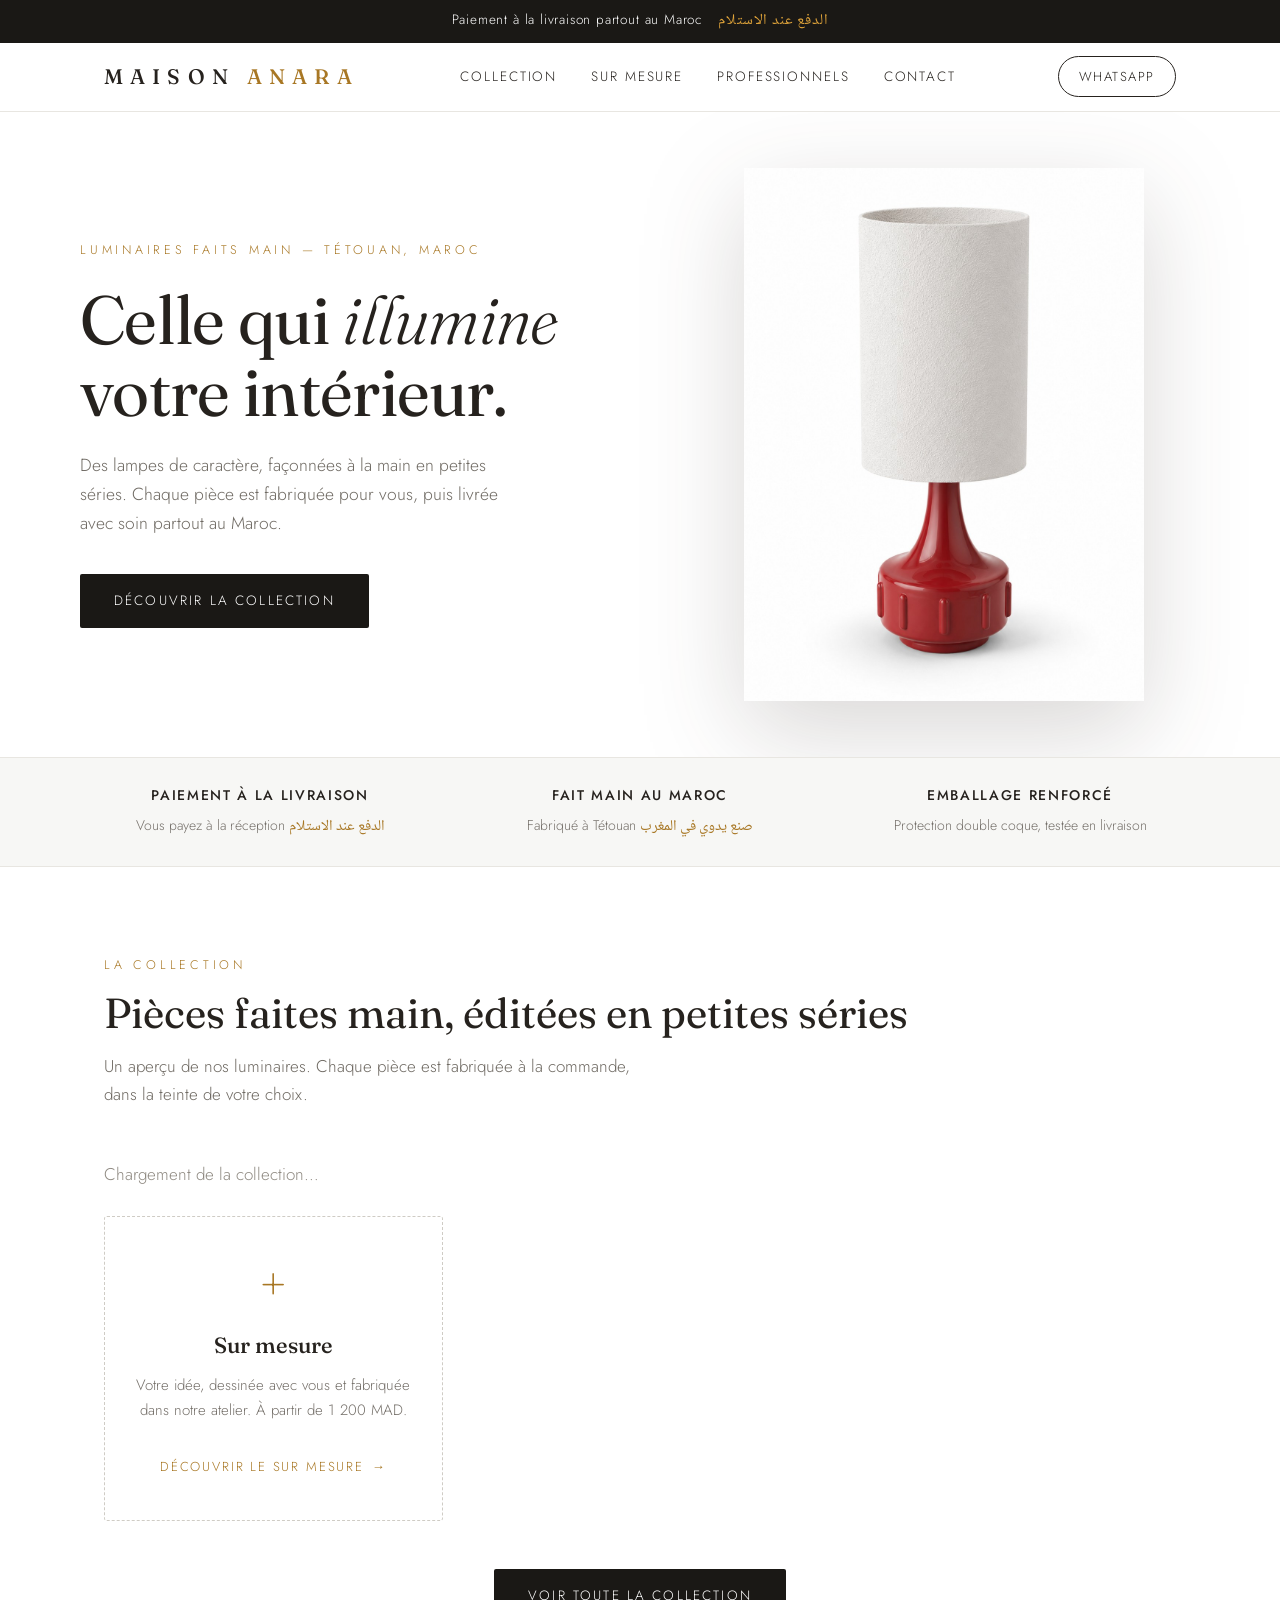
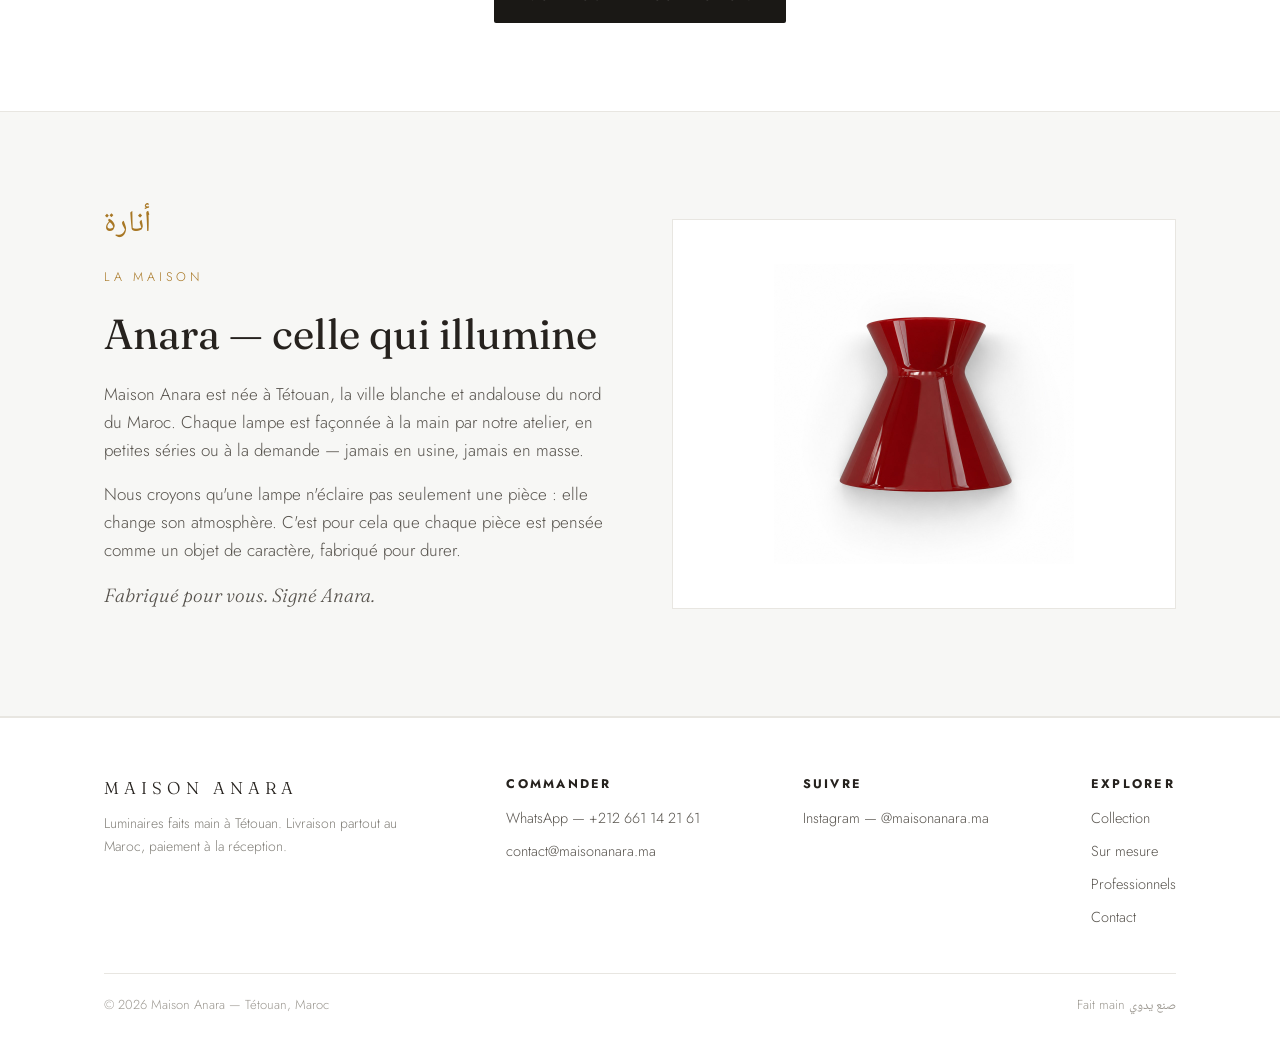
<file: index.html>
<!DOCTYPE html>
<html lang="fr">
<head>
<meta charset="UTF-8">
<meta name="viewport" content="width=device-width, initial-scale=1.0">
<title>Maison Anara — Luminaires faits main au Maroc</title>
<meta name="description" content="Maison Anara — celle qui illumine. Lampes design faites main à Tétouan. Paiement à la livraison partout au Maroc.">
<link rel="preconnect" href="https://fonts.googleapis.com">
<link rel="preconnect" href="https://fonts.gstatic.com" crossorigin>
<link href="https://fonts.googleapis.com/css2?family=Fraunces:opsz,wght@9..144,300;9..144,400;9..144,500;9..144,600&family=Jost:wght@300;400;500&family=Noto+Naskh+Arabic:wght@400;500&display=swap" rel="stylesheet">
<link rel="stylesheet" href="style.css">
</head>
<body>

<div class="annonce">Paiement à la livraison partout au Maroc <span class="ar">الدفع عند الاستلام</span></div>

<nav>
  <div class="wrap nav-in">
    <a href="index.html" class="marque">Maison <em>Anara</em></a>
    <button class="burger" aria-label="Ouvrir le menu" aria-expanded="false">☰</button>
    <div class="liens" id="menu">
      <a href="collection.html">Collection</a>
      <a href="sur-mesure.html">Sur mesure</a>
      <a href="professionnels.html">Professionnels</a>
      <a href="contact.html">Contact</a>
    </div>
    <a class="wa-pill" href="https://wa.me/212661142161?text=Bonjour%20Maison%20Anara%2C%20j%27aimerais%20en%20savoir%20plus%20sur%20vos%20luminaires." target="_blank" rel="noopener">WhatsApp</a>
  </div>
</nav>

<header class="hero">
  <div class="wrap hero-in">
    <div class="hero-txt">
      <div class="eyebrow">Luminaires faits main — Tétouan, Maroc</div>
      <h1>Celle qui <span class="souligne">illumine</span> votre intérieur.</h1>
      <p class="hero-sub">Des lampes de caractère, façonnées à la main en petites séries. Chaque pièce est fabriquée pour vous, puis livrée avec soin partout au Maroc.</p>
      <div class="cta-row">
        <a href="collection.html" class="btn">Découvrir la collection</a>
      </div>
    </div>
    <div class="hero-visu">
      <img src="images/lampe-selma.jpg" alt="Lampe Selma — luminaire fait main Maison Anara" width="400" height="533">
    </div>
  </div>
</header>

<div class="rassure">
  <div class="wrap rassure-in">
    <div><b>Paiement à la livraison</b><span>Vous payez à la réception <span class="ar">الدفع عند الاستلام</span></span></div>
    <div><b>Fait main au Maroc</b><span>Fabriqué à Tétouan <span class="ar">صنع يدوي في المغرب</span></span></div>
    <div><b>Emballage renforcé</b><span>Protection double coque, testée en livraison</span></div>
  </div>
</div>

<section>
  <div class="wrap">
    <div class="sec-tete">
      <div class="eyebrow">La collection</div>
      <h2>Pièces faites main, éditées en petites séries</h2>
      <p>Un aperçu de nos luminaires. Chaque pièce est fabriquée à la commande, dans la teinte de votre choix.</p>
    </div>
    <div class="grille" data-produits="6">
      <p data-placeholder style="grid-column:1/-1;color:#8f8a82">Chargement de la collection…</p>
      <a class="carte mesure" data-mesure href="sur-mesure.html">
        <div>
          <div class="gros-plus">+</div>
          <h3>Sur mesure</h3>
          <p>Votre idée, dessinée avec vous et fabriquée dans notre atelier. À partir de 1 200 MAD.</p>
          <span class="carte-cta">Découvrir le sur mesure</span>
        </div>
      </a>
    </div>
    <div class="centrer-lien">
      <a href="collection.html" class="btn">Voir toute la collection</a>
    </div>
  </div>
</section>

<section class="histoire">
  <div class="wrap histoire-in">
    <div>
      <div class="ar-grand">أنارة</div>
      <div class="eyebrow">La maison</div>
      <h2 style="margin-bottom:22px">Anara — celle qui illumine</h2>
      <p>Maison Anara est née à Tétouan, la ville blanche et andalouse du nord du Maroc. Chaque lampe est façonnée à la main par notre atelier, en petites séries ou à la demande — jamais en usine, jamais en masse.</p>
      <p>Nous croyons qu'une lampe n'éclaire pas seulement une pièce : elle change son atmosphère. C'est pour cela que chaque pièce est pensée comme un objet de caractère, fabriqué pour durer.</p>
      <p class="signature">Fabriqué pour vous. Signé Anara.</p>
    </div>
    <div class="histoire-visu">
      <img src="images/suspension-rita.jpg" alt="Suspension Rita — pièce faite main Maison Anara" width="300" height="300">
    </div>
  </div>
</section>

<footer>
  <div class="wrap">
    <div class="foot-in">
      <div>
        <div class="foot-marque">Maison Anara</div>
        <p>Luminaires faits main à Tétouan. Livraison partout au Maroc, paiement à la réception.</p>
      </div>
      <div class="foot-col">
        <b>Commander</b>
        <a href="https://wa.me/212661142161" target="_blank" rel="noopener">WhatsApp — +212 661 14 21 61</a>
        <a href="mailto:contact@maisonanara.ma">contact@maisonanara.ma</a>
      </div>
      <div class="foot-col">
        <b>Suivre</b>
        <a href="https://instagram.com/maisonanara.ma" target="_blank" rel="noopener">Instagram — @maisonanara.ma</a>
      </div>
      <div class="foot-col">
        <b>Explorer</b>
        <a href="collection.html">Collection</a>
        <a href="sur-mesure.html">Sur mesure</a>
        <a href="professionnels.html">Professionnels</a>
        <a href="contact.html">Contact</a>
      </div>
    </div>
    <div class="mentions">
      <span>© <span id="annee"></span> Maison Anara — Tétouan, Maroc</span>
      <span>Fait main <span style="font-family:var(--arabe)">صنع يدوي</span></span>
    </div>
  </div>
</footer>

<script src="script.js"></script>
<script src="vendor/supabase.js"></script>
<script type="module" src="app.js"></script>
</body>
</html>
</file>
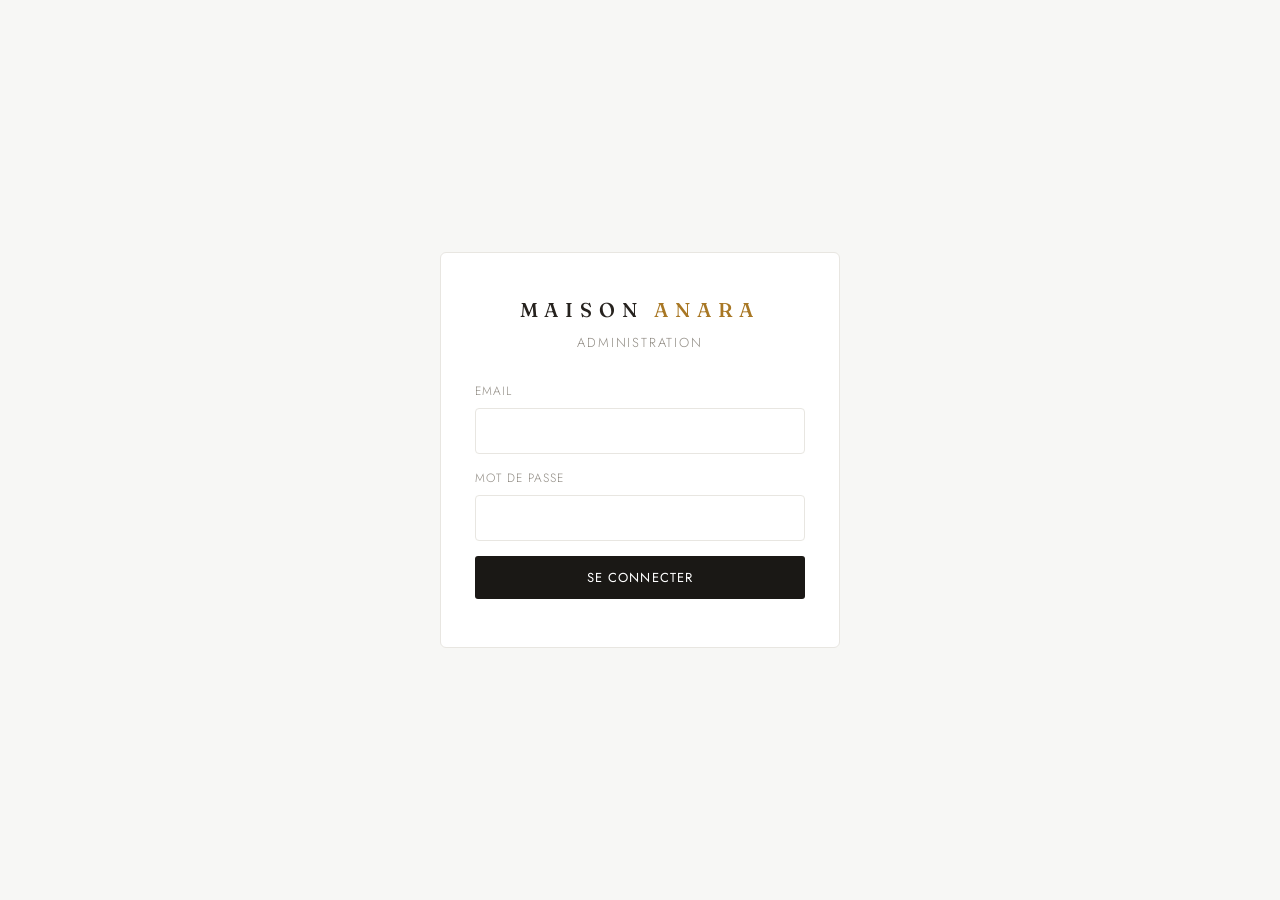
<file: admin.html>
<!DOCTYPE html>
<html lang="fr">
<head>
<meta charset="UTF-8">
<meta name="viewport" content="width=device-width, initial-scale=1.0">
<meta name="robots" content="noindex, nofollow">
<title>Administration — Maison Anara</title>
<link rel="preconnect" href="https://fonts.googleapis.com">
<link rel="preconnect" href="https://fonts.gstatic.com" crossorigin>
<link href="https://fonts.googleapis.com/css2?family=Fraunces:opsz,wght@9..144,300;9..144,400;9..144,500;9..144,600&family=Jost:wght@300;400;500&family=Noto+Naskh+Arabic:wght@400;500&display=swap" rel="stylesheet">
<link rel="stylesheet" href="style.css">
<style>
  body{background:var(--ivoire-2)}
  /* [hidden] doit toujours l'emporter (sinon display:flex ci-dessous le réaffiche) */
  [hidden]{display:none!important}
  /* ---- login ---- */
  .admin-login{min-height:100vh;display:flex;align-items:center;justify-content:center;padding:24px}
  .login-boite{background:#fff;border:1px solid var(--ligne);border-radius:6px;padding:40px 34px;max-width:400px;width:100%}
  .login-boite .marque{display:block;text-align:center;margin-bottom:6px;font-size:20px}
  .login-boite .sous{text-align:center;color:#8f8a82;font-size:13px;letter-spacing:.14em;text-transform:uppercase;margin-bottom:28px}
  /* ---- shell ---- */
  .admin-top{background:#fff;border-bottom:1px solid var(--ligne);position:sticky;top:0;z-index:40}
  .admin-top-in{max-width:1180px;margin:0 auto;padding:0 24px;height:64px;display:flex;align-items:center;justify-content:space-between}
  .admin-top .marque{font-size:18px}
  .admin-onglets{background:#fff;border-bottom:1px solid var(--ligne)}
  .admin-onglets-in{max-width:1180px;margin:0 auto;padding:0 24px;display:flex;gap:8px}
  .onglet{background:none;border:none;padding:16px 18px;font-family:var(--sans);font-size:14px;letter-spacing:.1em;text-transform:uppercase;color:#8f8a82;cursor:pointer;border-bottom:2px solid transparent;margin-bottom:-1px}
  .onglet.actif{color:var(--encre);border-bottom-color:var(--or)}
  .admin-corps{max-width:1180px;margin:0 auto;padding:32px 24px 80px}
  /* ---- boutons ---- */
  .b{display:inline-flex;align-items:center;gap:8px;background:var(--nuit);color:#fff;border:none;padding:12px 20px;font-family:var(--sans);font-size:13px;letter-spacing:.08em;text-transform:uppercase;border-radius:3px;cursor:pointer;transition:.2s}
  .b:hover{background:var(--or)}
  .b.ghost{background:none;color:var(--encre);border:1px solid var(--ligne)}
  .b.ghost:hover{background:none;border-color:var(--encre)}
  .b.danger{background:none;color:var(--rouge);border:1px solid #e6c9ca}
  .b.danger:hover{background:var(--rouge);color:#fff}
  .b.sm{padding:8px 12px;font-size:12px}
  /* ---- entête section ---- */
  .sec-bar{display:flex;justify-content:space-between;align-items:center;margin-bottom:22px;gap:16px;flex-wrap:wrap}
  .sec-bar h2{font-size:26px}
  /* ---- cartes KPI ---- */
  .kpis{display:grid;grid-template-columns:repeat(3,1fr);gap:16px;margin-bottom:26px}
  .kpi{background:#fff;border:1px solid var(--ligne);border-radius:5px;padding:20px}
  .kpi .lab{font-size:11.5px;letter-spacing:.14em;text-transform:uppercase;color:#8f8a82;margin-bottom:8px}
  .kpi .val{font-family:var(--serif);font-size:30px}
  .kpi .val small{font-size:14px;color:#8f8a82}
  /* ---- tableaux ---- */
  .tbl-wrap{background:#fff;border:1px solid var(--ligne);border-radius:5px;overflow:auto}
  table{width:100%;border-collapse:collapse;font-size:14px}
  th{text-align:left;font-weight:500;font-size:11.5px;letter-spacing:.1em;text-transform:uppercase;color:#8f8a82;padding:14px 14px;border-bottom:1px solid var(--ligne);white-space:nowrap;background:#fafafa}
  td{padding:13px 14px;border-bottom:1px solid var(--ligne);vertical-align:middle}
  tr:last-child td{border-bottom:none}
  .mini-img{width:46px;height:46px;object-fit:contain;background:#fff;border:1px solid var(--ligne);border-radius:4px}
  .pastille-etat{display:inline-block;width:10px;height:10px;border-radius:50%;margin-right:7px;vertical-align:middle}
  select.statut,select.mini,input.mini{font-family:var(--sans);font-size:13px;padding:7px 9px;border:1px solid var(--ligne);border-radius:4px;background:#fff}
  .badge{display:inline-block;font-size:11px;letter-spacing:.06em;text-transform:uppercase;padding:3px 9px;border-radius:99px;background:#f0efec;color:#6f6a63}
  .vide{padding:40px;text-align:center;color:#8f8a82}
  /* ---- modale admin ---- */
  .amodal{position:fixed;inset:0;background:rgba(26,24,21,.55);display:none;align-items:flex-start;justify-content:center;padding:30px 16px;z-index:200;overflow:auto}
  .amodal.ouvert{display:flex}
  .amodal-boite{background:#fff;border-radius:6px;max-width:640px;width:100%;padding:30px;position:relative;margin:auto}
  .amodal-boite h3{font-family:var(--serif);font-weight:500;font-size:24px;margin-bottom:20px}
  .champ{margin-bottom:15px}
  .champ label{display:block;font-size:12px;letter-spacing:.08em;text-transform:uppercase;color:#8f8a82;margin-bottom:6px}
  .champ input,.champ select,.champ textarea{width:100%;padding:11px 13px;border:1px solid var(--ligne);border-radius:4px;font-family:var(--sans);font-size:15px;background:#fff;color:var(--encre)}
  .champ textarea{resize:vertical;min-height:80px}
  .champ input:focus,.champ select:focus,.champ textarea:focus{outline:none;border-color:var(--or)}
  .rang2{display:grid;grid-template-columns:1fr 1fr;gap:14px}
  .form-err{color:var(--rouge);font-size:14px;margin-top:8px}
  #lg-err:not(:empty){background:#fdeaea;border:1px solid #f0c4c4;border-radius:4px;padding:12px 14px;margin-top:14px;font-size:14.5px;line-height:1.4}
  .teinte-ligne{display:flex;gap:8px;align-items:center;margin-bottom:8px;flex-wrap:wrap}
  .teinte-ligne input[type=text]{flex:1;min-width:120px}
  .teinte-ligne input[type=color]{width:44px;height:38px;padding:2px;border:1px solid var(--ligne);border-radius:4px;background:#fff}
  .teinte-photo{width:44px;height:44px;border:1px solid var(--ligne);border-radius:4px;position:relative;display:flex;align-items:center;justify-content:center;overflow:hidden;background:#fff;flex-shrink:0}
  .teinte-photo img{width:100%;height:100%;object-fit:contain}
  .teinte-photo .tp-vide{color:#c9c4bb;font-size:14px}
  .teinte-photo .tp-x{position:absolute;top:-7px;right:-7px;background:rgba(26,24,21,.72);color:#fff;border:none;border-radius:50%;width:18px;height:18px;cursor:pointer;font-size:11px;line-height:1}
  .hint{font-size:12.5px;color:#8f8a82;margin:2px 0 8px}
  .photos-apercu{display:flex;gap:10px;flex-wrap:wrap;margin:10px 0}
  .photo-vig{position:relative;width:76px;height:76px;border:1px solid var(--ligne);border-radius:5px;overflow:hidden;background:#fff}
  .photo-vig img{width:100%;height:100%;object-fit:contain}
  .photo-vig button{position:absolute;top:2px;right:2px;background:rgba(0,0,0,.6);color:#fff;border:none;border-radius:50%;width:20px;height:20px;cursor:pointer;font-size:13px;line-height:1}
  .switch{display:inline-flex;align-items:center;gap:8px;cursor:pointer;font-size:14px}
  .switch input{width:auto}
  .chart{display:grid;gap:8px}
  .chart-ligne{display:grid;grid-template-columns:120px 1fr 52px;align-items:center;gap:10px;font-size:13px}
  .chart-lab{color:#57534d;white-space:nowrap;overflow:hidden;text-overflow:ellipsis}
  .chart-barre{background:#efece6;border-radius:99px;height:16px;overflow:hidden}
  .chart-barre span{display:block;height:100%;background:var(--or);border-radius:99px}
  .chart-val{text-align:right;color:#6f6a63}
  .funnel{display:grid;gap:10px;max-width:520px}
  .funnel-etape{display:flex;justify-content:space-between;align-items:center;background:#fff;border:1px solid var(--ligne);border-radius:5px;padding:14px 18px}
  .funnel-etape b{font-family:var(--serif);font-size:22px}
  .funnel-etape .tx{font-size:12px;color:#8f8a82}
  .grille-admin{display:grid;grid-template-columns:1fr 1fr;gap:24px}
  @media(max-width:800px){
    .kpis{grid-template-columns:1fr}
    .rang2,.grille-admin{grid-template-columns:1fr}
    .chart-ligne{grid-template-columns:90px 1fr 44px}
  }
</style>
</head>
<body>

<!-- ============ LOGIN ============ -->
<div class="admin-login" id="login-vue">
  <form class="login-boite" id="login-form">
    <span class="marque">Maison <em style="font-style:normal;color:var(--or)">Anara</em></span>
    <div class="sous">Administration</div>
    <div class="champ"><label for="lg-email">Email</label><input id="lg-email" type="email" autocomplete="username" autocapitalize="none" autocorrect="off" spellcheck="false" required></div>
    <div class="champ"><label for="lg-pass">Mot de passe</label><input id="lg-pass" type="password" autocomplete="current-password" required></div>
    <button class="b" type="submit" id="lg-btn" style="width:100%;justify-content:center">Se connecter</button>
    <div class="form-err" id="lg-err"></div>
  </form>
</div>

<!-- ============ DASHBOARD ============ -->
<div id="dash-vue" hidden>
  <div class="admin-top">
    <div class="admin-top-in">
      <span class="marque" style="font-family:var(--serif);letter-spacing:.3em;text-transform:uppercase">Maison <em style="font-style:normal;color:var(--or)">Anara</em> · Admin</span>
      <button class="b ghost sm" id="btn-logout">Déconnexion</button>
    </div>
  </div>
  <div class="admin-onglets">
    <div class="admin-onglets-in">
      <button class="onglet actif" data-tab="produits">Produits</button>
      <button class="onglet" data-tab="commandes">Commandes</button>
      <button class="onglet" data-tab="analytics">Analytics</button>
    </div>
  </div>

  <div class="admin-corps">
    <!-- PRODUITS -->
    <section id="tab-produits">
      <div class="sec-bar">
        <h2>Produits</h2>
        <button class="b" id="btn-add-produit">+ Ajouter un produit</button>
      </div>
      <div class="tbl-wrap">
        <table>
          <thead><tr><th></th><th>Nom</th><th>Catégorie</th><th>Prix</th><th>Visible</th><th></th></tr></thead>
          <tbody id="produits-body"><tr><td colspan="6" class="vide">Chargement…</td></tr></tbody>
        </table>
      </div>
    </section>

    <!-- COMMANDES -->
    <section id="tab-commandes" hidden>
      <div class="sec-bar">
        <h2>Commandes</h2>
        <div style="display:flex;gap:10px">
          <button class="b ghost" id="btn-refresh-cmd">↻ Rafraîchir</button>
          <button class="b" id="btn-add-commande">+ Commande manuelle</button>
        </div>
      </div>
      <div class="kpis" id="cmd-kpis"></div>
      <div class="tbl-wrap">
        <table>
          <thead><tr><th>Date</th><th>Client</th><th>Produit</th><th>Qté</th><th>Total</th><th>Acompte</th><th>Statut</th><th>Source</th><th>Notes</th></tr></thead>
          <tbody id="commandes-body"><tr><td colspan="9" class="vide">Chargement…</td></tr></tbody>
        </table>
      </div>
    </section>

    <!-- ANALYTICS -->
    <section id="tab-analytics" hidden>
      <div class="sec-bar"><h2>Analytics</h2><button class="b ghost sm" id="btn-refresh-analytics">Rafraîchir</button></div>
      <div class="kpis" id="ana-kpis"></div>
      <div style="margin:8px 0 26px">
        <h3 style="font-family:var(--serif);font-weight:500;font-size:18px;margin-bottom:14px">Visites (14 derniers jours)</h3>
        <div class="chart" id="chart-visites"></div>
      </div>
      <div class="grille-admin">
        <div>
          <h3 style="font-family:var(--serif);font-weight:500;font-size:18px;margin-bottom:14px">Produits les plus consultés</h3>
          <div class="chart" id="chart-produits"></div>
        </div>
        <div>
          <h3 style="font-family:var(--serif);font-weight:500;font-size:18px;margin-bottom:14px">Pages les plus vues</h3>
          <div class="chart" id="chart-pages"></div>
        </div>
      </div>
      <h3 style="font-family:var(--serif);font-weight:500;font-size:18px;margin:30px 0 14px">Funnel de conversion</h3>
      <div class="funnel" id="funnel"></div>
    </section>
  </div>
</div>

<!-- ============ MODALE PRODUIT ============ -->
<div class="amodal" id="modal-produit">
  <div class="amodal-boite">
    <h3 id="mp-titre">Produit</h3>
    <div class="rang2">
      <div class="champ"><label>Nom</label><input id="mp-nom"></div>
      <div class="champ"><label>Slug (adresse)</label><input id="mp-slug" placeholder="ex: selma"></div>
    </div>
    <div class="rang2">
      <div class="champ"><label>Catégorie</label><input id="mp-categorie" placeholder="Lampe de table, Suspension…"></div>
      <div class="champ"><label>Ordre d'affichage</label><input id="mp-ordre" type="number" value="0"></div>
    </div>
    <div class="champ"><label>Description</label><textarea id="mp-description"></textarea></div>
    <div class="rang2">
      <div class="champ"><label>Prix (MAD)</label><input id="mp-prix" type="number" step="0.01"></div>
      <div class="champ"><label>Prix promo (optionnel)</label><input id="mp-promo" type="number" step="0.01" placeholder="—"></div>
    </div>
    <div class="rang2">
      <div class="champ"><label>Dimensions</label><input id="mp-dimensions" placeholder="H 46 cm × Ø 19 cm"></div>
      <div class="champ"><label>Délai de fabrication</label><input id="mp-delai" placeholder="5 à 7 jours ouvrés"></div>
    </div>
    <div class="champ">
      <label>Teintes / variantes</label>
      <div class="hint">Couleur + nom, et une photo de la lampe dans cette teinte (optionnel) : l'image changera sur le site quand le client choisit la couleur.</div>
      <div id="mp-teintes"></div>
      <button class="b ghost sm" id="mp-add-teinte" type="button" style="margin-top:6px">+ Ajouter une teinte</button>
    </div>
    <div class="champ">
      <label>Photos</label>
      <div class="photos-apercu" id="mp-photos"></div>
      <input type="file" id="mp-file" accept="image/*" multiple>
      <div style="font-size:12.5px;color:#8f8a82;margin-top:6px">La 1ʳᵉ photo est celle affichée sur la collection.</div>
    </div>
    <label class="switch" style="margin:6px 0 18px"><input type="checkbox" id="mp-visible" checked> Visible sur le site</label>
    <div class="form-err" id="mp-err"></div>
    <div style="display:flex;gap:10px;justify-content:flex-end;margin-top:8px">
      <button class="b ghost" id="mp-annuler" type="button">Annuler</button>
      <button class="b" id="mp-save" type="button">Enregistrer</button>
    </div>
  </div>
</div>

<!-- ============ MODALE COMMANDE MANUELLE ============ -->
<div class="amodal" id="modal-commande">
  <div class="amodal-boite">
    <h3>Commande manuelle</h3>
    <div class="rang2">
      <div class="champ"><label>Nom du client</label><input id="mc-nom"></div>
      <div class="champ"><label>Téléphone</label><input id="mc-tel"></div>
    </div>
    <div class="rang2">
      <div class="champ"><label>Ville</label><input id="mc-ville"></div>
      <div class="champ"><label>Source</label>
        <select id="mc-source"><option value="whatsapp">WhatsApp</option><option value="instagram">Instagram</option><option value="manuel">Autre / direct</option></select>
      </div>
    </div>
    <div class="champ"><label>Produit</label><select id="mc-produit"></select></div>
    <div class="rang2">
      <div class="champ"><label>Teinte</label><input id="mc-teinte" placeholder="optionnel"></div>
      <div class="champ"><label>Quantité</label><input id="mc-qte" type="number" min="1" value="1"></div>
    </div>
    <div class="rang2">
      <div class="champ"><label>Total (MAD)</label><input id="mc-total" type="number" step="0.01"></div>
      <div class="champ"><label>Statut</label><select id="mc-statut"></select></div>
    </div>
    <label class="switch" style="margin:6px 0"><input type="checkbox" id="mc-acompte"> Acompte reçu</label>
    <div class="champ" style="margin-top:12px"><label>Notes</label><textarea id="mc-notes"></textarea></div>
    <div class="form-err" id="mc-err"></div>
    <div style="display:flex;gap:10px;justify-content:flex-end;margin-top:8px">
      <button class="b ghost" id="mc-annuler" type="button">Annuler</button>
      <button class="b" id="mc-save" type="button">Créer la commande</button>
    </div>
  </div>
</div>

<script src="vendor/supabase.js"></script>
<script type="module" src="admin.js"></script>
</body>
</html>
</file>
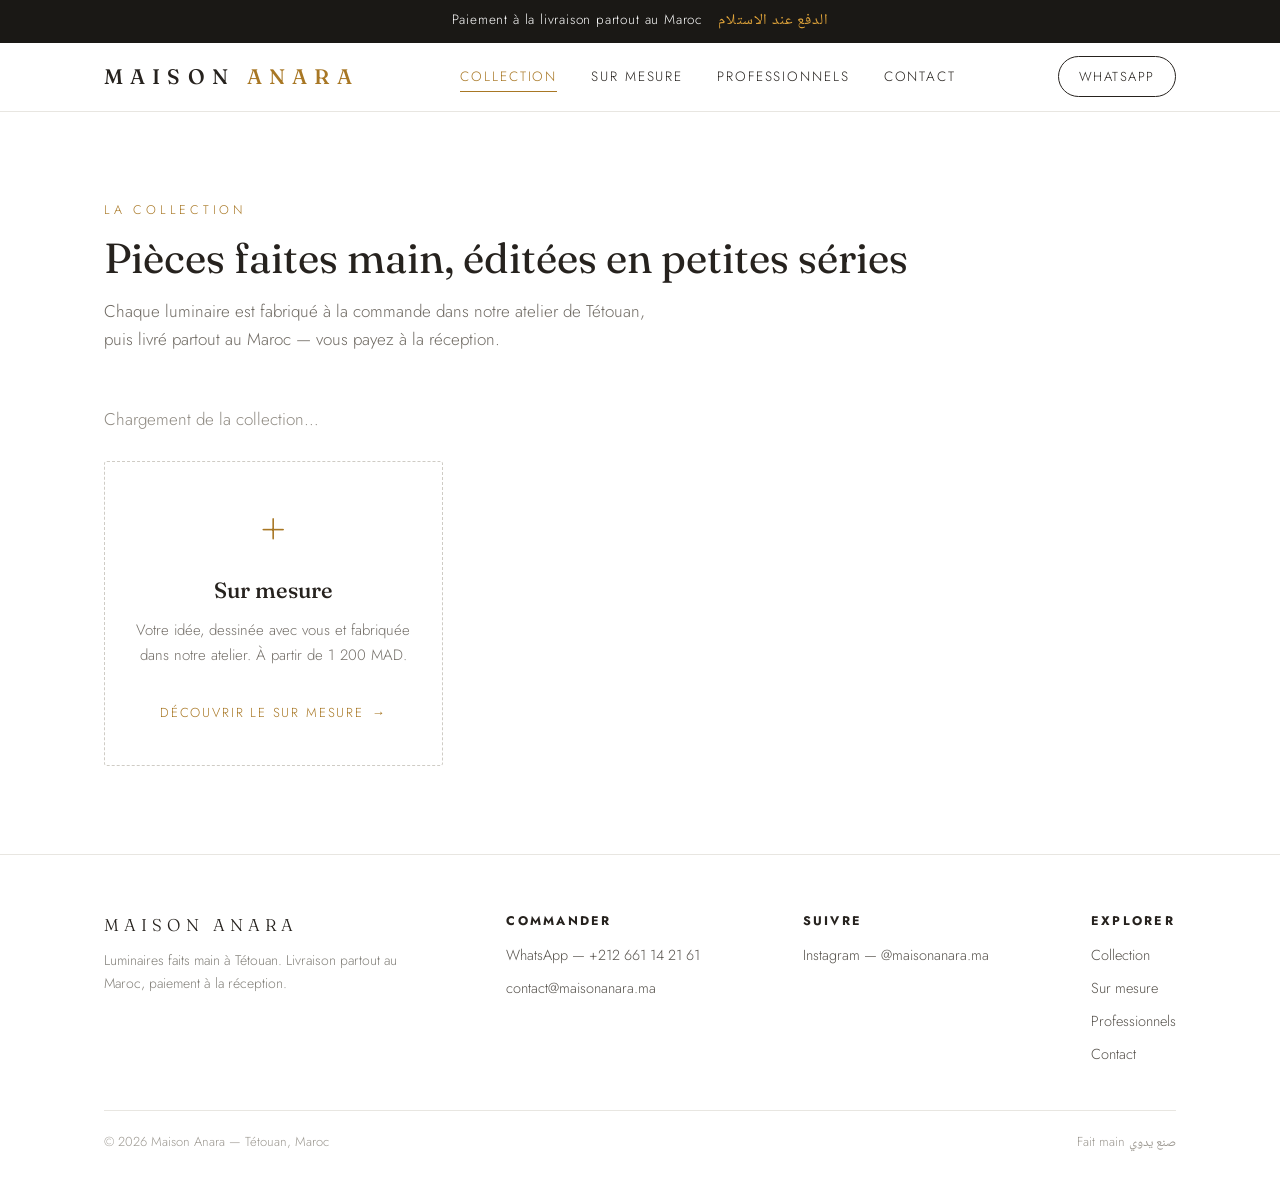
<file: collection.html>
<!DOCTYPE html>
<html lang="fr">
<head>
<meta charset="UTF-8">
<meta name="viewport" content="width=device-width, initial-scale=1.0">
<title>Collection — Maison Anara</title>
<meta name="description" content="La collection Maison Anara : lampes et suspensions faites main à Tétouan. Paiement à la livraison partout au Maroc.">
<link rel="preconnect" href="https://fonts.googleapis.com">
<link rel="preconnect" href="https://fonts.gstatic.com" crossorigin>
<link href="https://fonts.googleapis.com/css2?family=Fraunces:opsz,wght@9..144,300;9..144,400;9..144,500;9..144,600&family=Jost:wght@300;400;500&family=Noto+Naskh+Arabic:wght@400;500&display=swap" rel="stylesheet">
<link rel="stylesheet" href="style.css">
</head>
<body>

<div class="annonce">Paiement à la livraison partout au Maroc <span class="ar">الدفع عند الاستلام</span></div>

<nav>
  <div class="wrap nav-in">
    <a href="index.html" class="marque">Maison <em>Anara</em></a>
    <button class="burger" aria-label="Ouvrir le menu" aria-expanded="false">☰</button>
    <div class="liens" id="menu">
      <a href="collection.html" class="actif">Collection</a>
      <a href="sur-mesure.html">Sur mesure</a>
      <a href="professionnels.html">Professionnels</a>
      <a href="contact.html">Contact</a>
    </div>
    <a class="wa-pill" href="https://wa.me/212661142161?text=Bonjour%20Maison%20Anara%2C%20j%27aimerais%20en%20savoir%20plus%20sur%20vos%20luminaires." target="_blank" rel="noopener">WhatsApp</a>
  </div>
</nav>

<section>
  <div class="wrap">
    <div class="sec-tete">
      <div class="eyebrow">La collection</div>
      <h2>Pièces faites main, éditées en petites séries</h2>
      <p>Chaque luminaire est fabriqué à la commande dans notre atelier de Tétouan, puis livré partout au Maroc — vous payez à la réception.</p>
    </div>
    <div class="grille" data-produits>
      <p data-placeholder style="grid-column:1/-1;color:#8f8a82">Chargement de la collection…</p>
      <a class="carte mesure" data-mesure href="sur-mesure.html">
        <div>
          <div class="gros-plus">+</div>
          <h3>Sur mesure</h3>
          <p>Votre idée, dessinée avec vous et fabriquée dans notre atelier. À partir de 1 200 MAD.</p>
          <span class="carte-cta">Découvrir le sur mesure</span>
        </div>
      </a>
    </div>
  </div>
</section>

<footer>
  <div class="wrap">
    <div class="foot-in">
      <div>
        <div class="foot-marque">Maison Anara</div>
        <p>Luminaires faits main à Tétouan. Livraison partout au Maroc, paiement à la réception.</p>
      </div>
      <div class="foot-col">
        <b>Commander</b>
        <a href="https://wa.me/212661142161" target="_blank" rel="noopener">WhatsApp — +212 661 14 21 61</a>
        <a href="mailto:contact@maisonanara.ma">contact@maisonanara.ma</a>
      </div>
      <div class="foot-col">
        <b>Suivre</b>
        <a href="https://instagram.com/maisonanara.ma" target="_blank" rel="noopener">Instagram — @maisonanara.ma</a>
      </div>
      <div class="foot-col">
        <b>Explorer</b>
        <a href="collection.html">Collection</a>
        <a href="sur-mesure.html">Sur mesure</a>
        <a href="professionnels.html">Professionnels</a>
        <a href="contact.html">Contact</a>
      </div>
    </div>
    <div class="mentions">
      <span>© <span id="annee"></span> Maison Anara — Tétouan, Maroc</span>
      <span>Fait main <span style="font-family:var(--arabe)">صنع يدوي</span></span>
    </div>
  </div>
</footer>

<script src="script.js"></script>
<script src="vendor/supabase.js"></script>
<script type="module" src="app.js"></script>
</body>
</html>
</file>
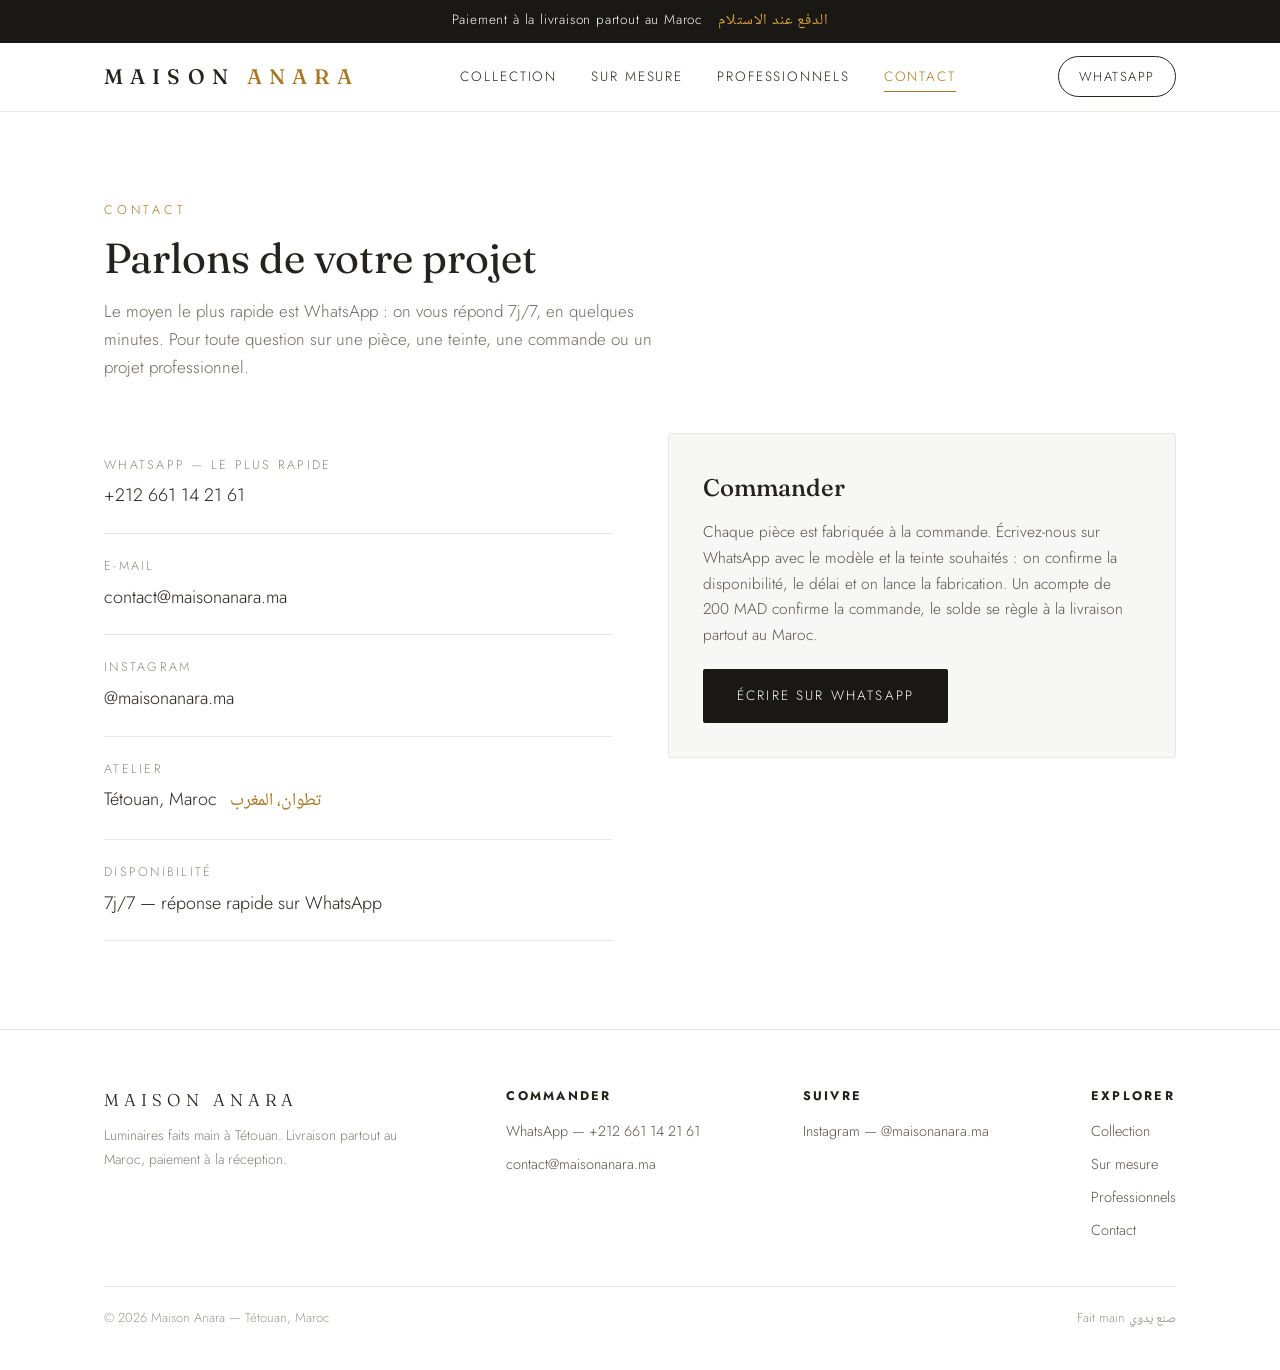
<file: contact.html>
<!DOCTYPE html>
<html lang="fr">
<head>
<meta charset="UTF-8">
<meta name="viewport" content="width=device-width, initial-scale=1.0">
<title>Contact — Maison Anara</title>
<meta name="description" content="Contactez Maison Anara — luminaires faits main à Tétouan. WhatsApp, e-mail, Instagram. Commande et paiement à la livraison partout au Maroc.">
<link rel="preconnect" href="https://fonts.googleapis.com">
<link rel="preconnect" href="https://fonts.gstatic.com" crossorigin>
<link href="https://fonts.googleapis.com/css2?family=Fraunces:opsz,wght@9..144,300;9..144,400;9..144,500;9..144,600&family=Jost:wght@300;400;500&family=Noto+Naskh+Arabic:wght@400;500&display=swap" rel="stylesheet">
<link rel="stylesheet" href="style.css">
</head>
<body>

<div class="annonce">Paiement à la livraison partout au Maroc <span class="ar">الدفع عند الاستلام</span></div>

<nav>
  <div class="wrap nav-in">
    <a href="index.html" class="marque">Maison <em>Anara</em></a>
    <button class="burger" aria-label="Ouvrir le menu" aria-expanded="false">☰</button>
    <div class="liens" id="menu">
      <a href="collection.html">Collection</a>
      <a href="sur-mesure.html">Sur mesure</a>
      <a href="professionnels.html">Professionnels</a>
      <a href="contact.html" class="actif">Contact</a>
    </div>
    <a class="wa-pill" href="https://wa.me/212661142161?text=Bonjour%20Maison%20Anara%2C%20j%27aimerais%20en%20savoir%20plus%20sur%20vos%20luminaires." target="_blank" rel="noopener">WhatsApp</a>
  </div>
</nav>

<section>
  <div class="wrap">
    <div class="sec-tete">
      <div class="eyebrow">Contact</div>
      <h2>Parlons de votre projet</h2>
      <p>Le moyen le plus rapide est WhatsApp : on vous répond 7j/7, en quelques minutes. Pour toute question sur une pièce, une teinte, une commande ou un projet professionnel.</p>
    </div>

    <div class="contact-grille">
      <ul class="contact-liste">
        <li>
          <div class="lab">WhatsApp — le plus rapide</div>
          <div class="val"><a href="https://wa.me/212661142161?text=Bonjour%20Maison%20Anara%2C%20j%27aimerais%20en%20savoir%20plus%20sur%20vos%20luminaires." target="_blank" rel="noopener">+212 661 14 21 61</a></div>
        </li>
        <li>
          <div class="lab">E-mail</div>
          <div class="val"><a href="mailto:contact@maisonanara.ma">contact@maisonanara.ma</a></div>
        </li>
        <li>
          <div class="lab">Instagram</div>
          <div class="val"><a href="https://instagram.com/maisonanara.ma" target="_blank" rel="noopener">@maisonanara.ma</a></div>
        </li>
        <li>
          <div class="lab">Atelier</div>
          <div class="val">Tétouan, Maroc <span class="ar" style="font-family:var(--arabe);color:var(--or);margin-inline-start:8px">تطوان، المغرب</span></div>
        </li>
        <li>
          <div class="lab">Disponibilité</div>
          <div class="val">7j/7 — réponse rapide sur WhatsApp</div>
        </li>
      </ul>

      <div class="contact-carte">
        <h3>Commander</h3>
        <p>Chaque pièce est fabriquée à la commande. Écrivez-nous sur WhatsApp avec le modèle et la teinte souhaités : on confirme la disponibilité, le délai et on lance la fabrication. Un acompte de 200 MAD confirme la commande, le solde se règle à la livraison partout au Maroc.</p>
        <a class="btn" href="https://wa.me/212661142161?text=Bonjour%20Maison%20Anara%2C%20j%27aimerais%20passer%20une%20commande." target="_blank" rel="noopener">Écrire sur WhatsApp</a>
      </div>
    </div>
  </div>
</section>

<footer>
  <div class="wrap">
    <div class="foot-in">
      <div>
        <div class="foot-marque">Maison Anara</div>
        <p>Luminaires faits main à Tétouan. Livraison partout au Maroc, paiement à la réception.</p>
      </div>
      <div class="foot-col">
        <b>Commander</b>
        <a href="https://wa.me/212661142161" target="_blank" rel="noopener">WhatsApp — +212 661 14 21 61</a>
        <a href="mailto:contact@maisonanara.ma">contact@maisonanara.ma</a>
      </div>
      <div class="foot-col">
        <b>Suivre</b>
        <a href="https://instagram.com/maisonanara.ma" target="_blank" rel="noopener">Instagram — @maisonanara.ma</a>
      </div>
      <div class="foot-col">
        <b>Explorer</b>
        <a href="collection.html">Collection</a>
        <a href="sur-mesure.html">Sur mesure</a>
        <a href="professionnels.html">Professionnels</a>
        <a href="contact.html">Contact</a>
      </div>
    </div>
    <div class="mentions">
      <span>© <span id="annee"></span> Maison Anara — Tétouan, Maroc</span>
      <span>Fait main <span style="font-family:var(--arabe)">صنع يدوي</span></span>
    </div>
  </div>
</footer>

<script src="script.js"></script>
<script src="vendor/supabase.js"></script>
<script type="module" src="app.js"></script>
</body>
</html>
</file>
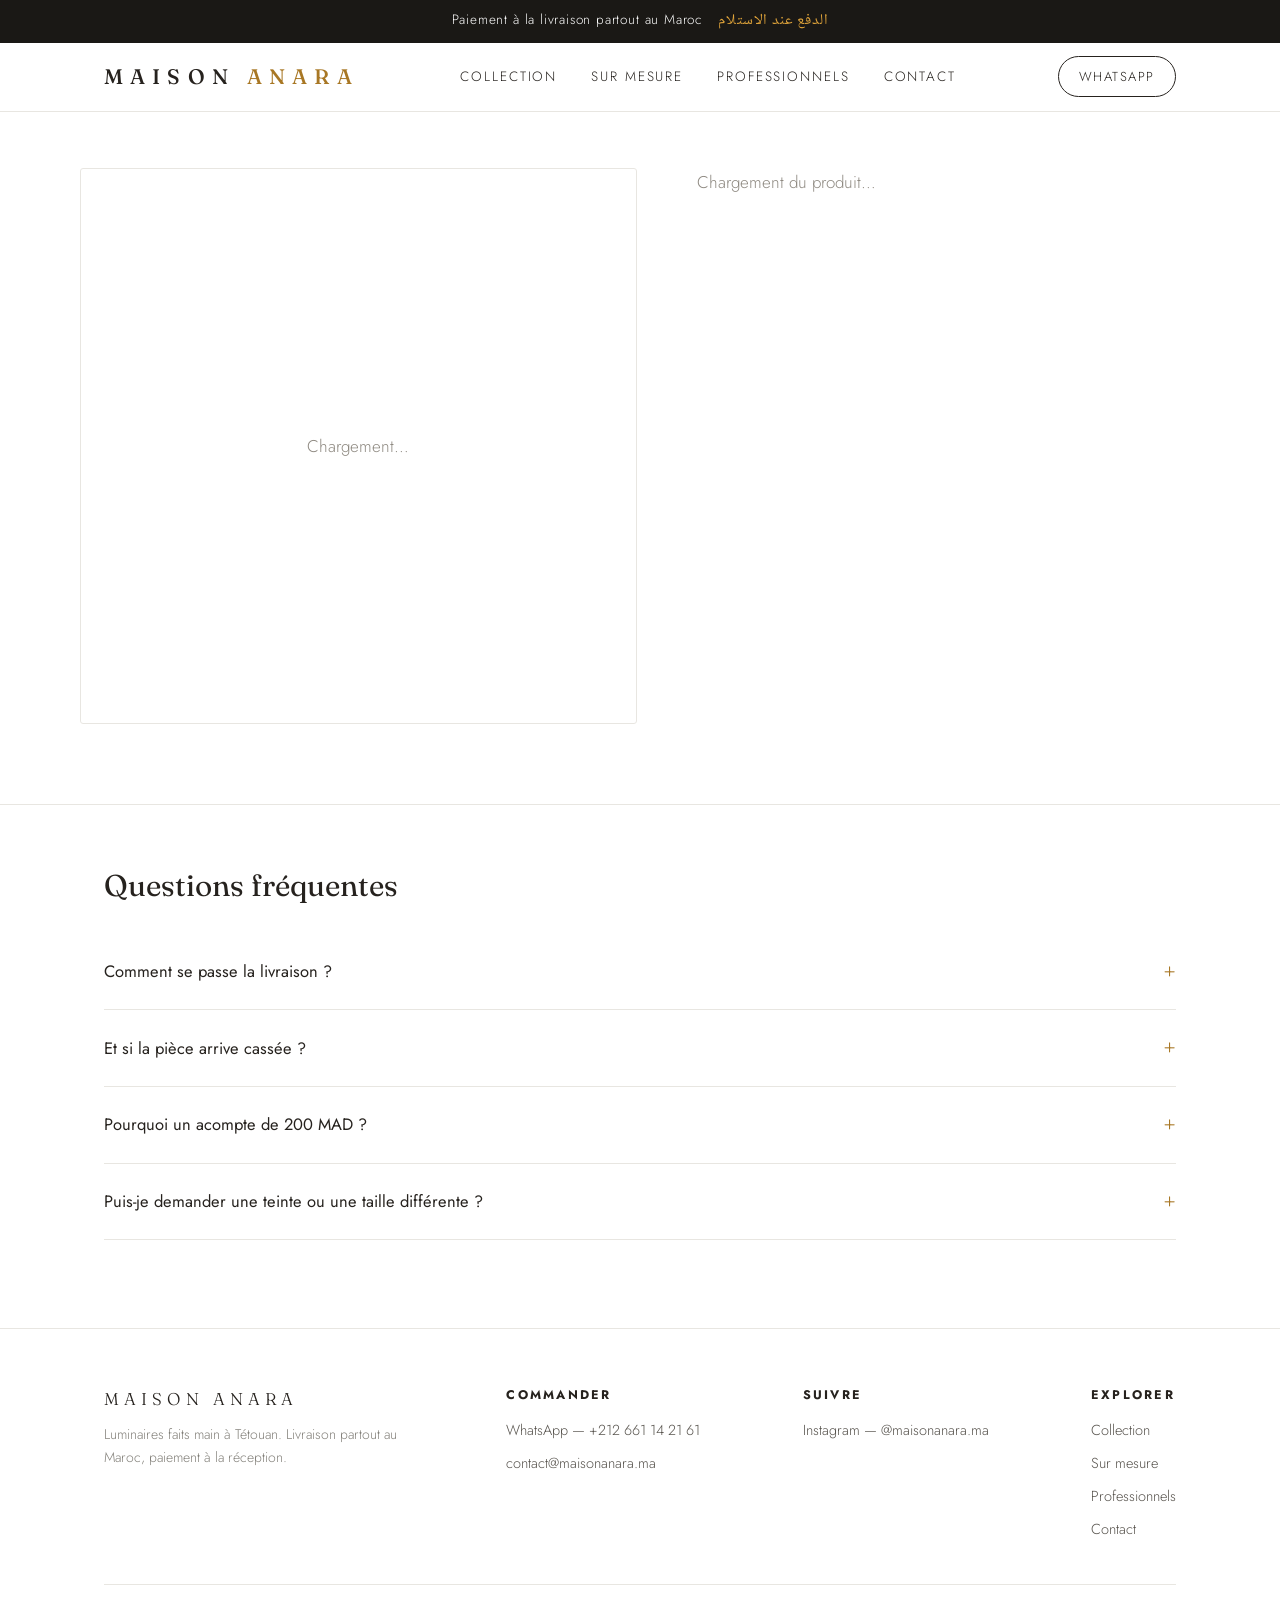
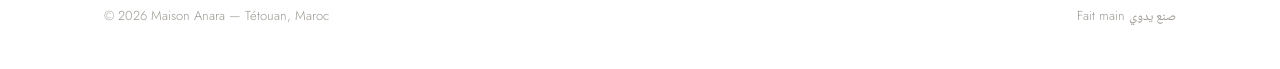
<file: produit-selma.html>
<!DOCTYPE html>
<html lang="fr">
<head>
<meta charset="UTF-8">
<meta name="viewport" content="width=device-width, initial-scale=1.0">
<meta name="robots" content="noindex">
<title>Selma — Maison Anara</title>
<link rel="canonical" href="produit.html?p=selma">
<meta http-equiv="refresh" content="0; url=produit.html?p=selma">
<script>location.replace('produit.html?p=selma' + location.hash);</script>
</head>
<body>
<p style="font-family:sans-serif;padding:24px">Redirection vers la fiche produit… <a href="produit.html?p=selma">Cliquez ici si rien ne se passe.</a></p>
</body>
</html>
</file>
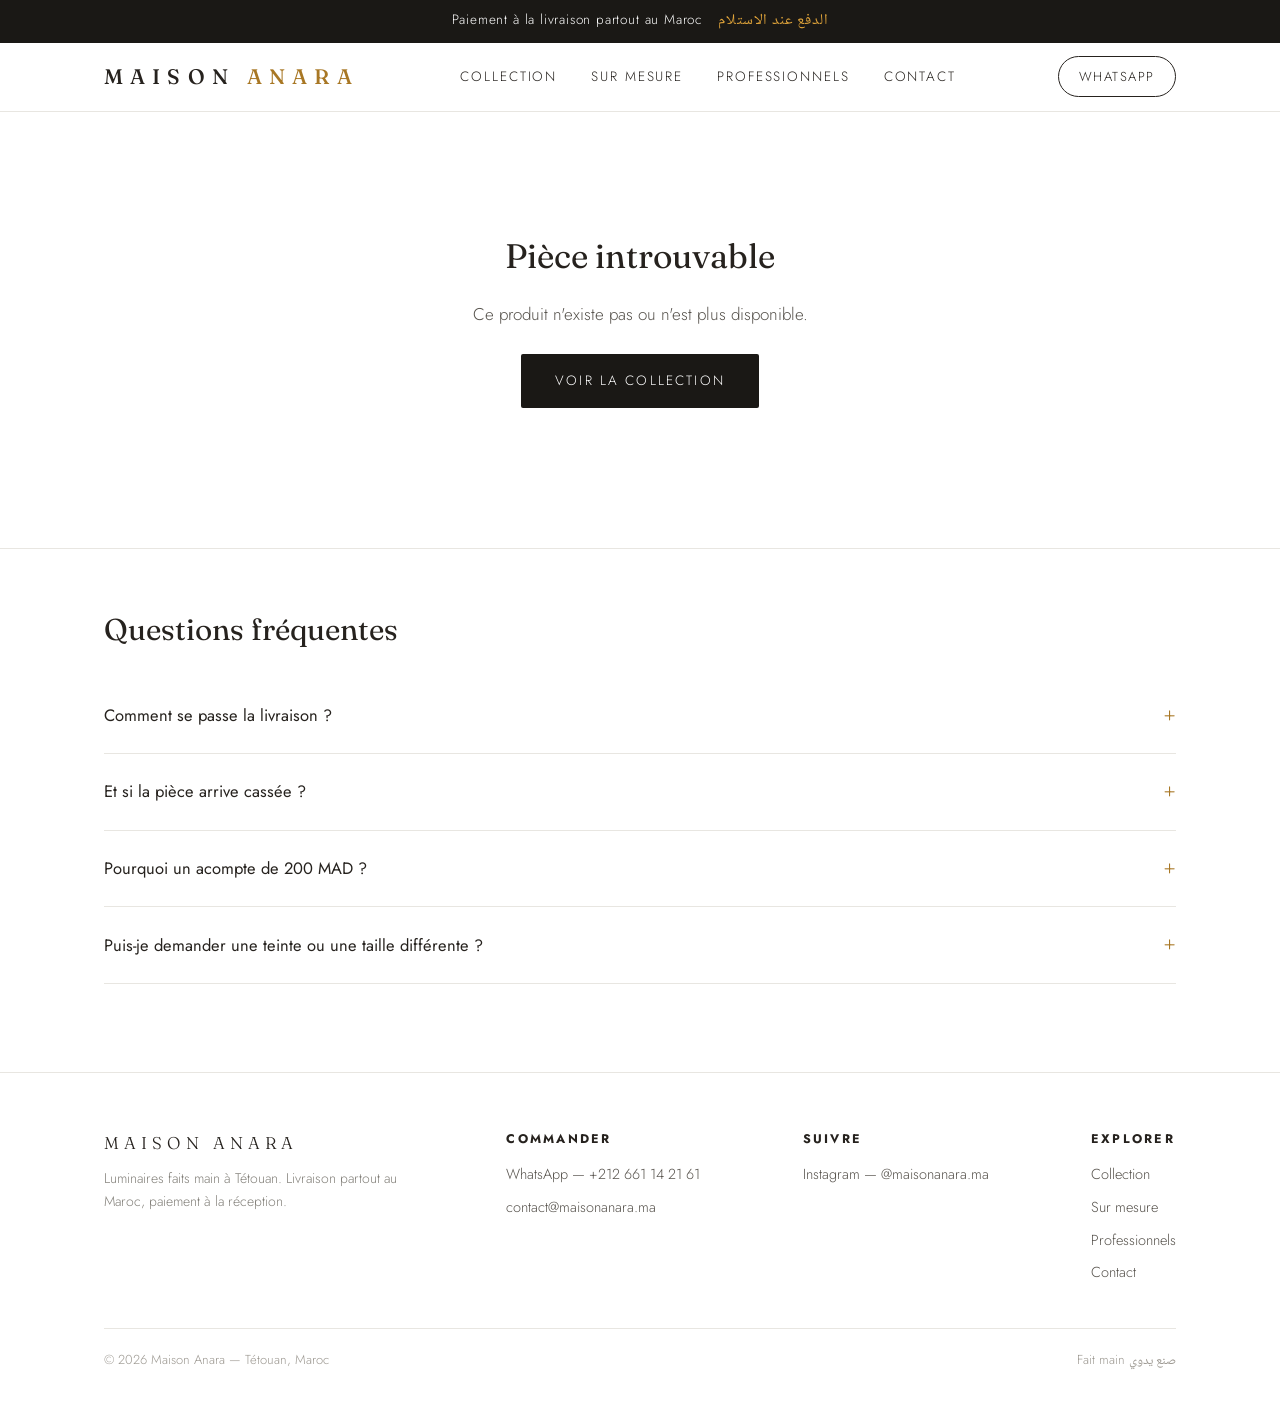
<file: produit.html>
<!DOCTYPE html>
<html lang="fr">
<head>
<meta charset="UTF-8">
<meta name="viewport" content="width=device-width, initial-scale=1.0">
<title>Produit — Maison Anara</title>
<meta name="description" content="Luminaire fait main à Tétouan — Maison Anara. Paiement à la livraison partout au Maroc.">
<link rel="preconnect" href="https://fonts.googleapis.com">
<link rel="preconnect" href="https://fonts.gstatic.com" crossorigin>
<link href="https://fonts.googleapis.com/css2?family=Fraunces:opsz,wght@9..144,300;9..144,400;9..144,500;9..144,600&family=Jost:wght@300;400;500&family=Noto+Naskh+Arabic:wght@400;500&display=swap" rel="stylesheet">
<link rel="stylesheet" href="style.css">
</head>
<body>

<div class="annonce">Paiement à la livraison partout au Maroc <span class="ar">الدفع عند الاستلام</span></div>

<nav>
  <div class="wrap nav-in">
    <a href="index.html" class="marque">Maison <em>Anara</em></a>
    <button class="burger" aria-label="Ouvrir le menu" aria-expanded="false">☰</button>
    <div class="liens" id="menu">
      <a href="collection.html">Collection</a>
      <a href="sur-mesure.html">Sur mesure</a>
      <a href="professionnels.html">Professionnels</a>
      <a href="contact.html">Contact</a>
    </div>
    <a class="wa-pill" href="https://wa.me/212661142161?text=Bonjour%20Maison%20Anara%2C%20j%27aimerais%20en%20savoir%20plus%20sur%20vos%20luminaires." target="_blank" rel="noopener">WhatsApp</a>
  </div>
</nav>

<main class="wrap produit" id="produit-dynamique">
  <div class="galerie">
    <div class="visu"><span style="color:#8f8a82">Chargement…</span></div>
  </div>
  <div class="fiche">
    <p style="color:#8f8a82">Chargement du produit…</p>
  </div>
</main>

<section class="faq">
  <div class="wrap">
    <h2>Questions fréquentes</h2>
    <details>
      <summary>Comment se passe la livraison ?</summary>
      <p>Chaque pièce est emballée dans une double coque de protection, testée en conditions réelles. La livraison prend 2 à 4 jours après fabrication, partout au Maroc. Le livreur vous appelle avant de passer.</p>
    </details>
    <details>
      <summary>Et si la pièce arrive cassée ?</summary>
      <p>Vous vérifiez la pièce à la réception, devant le livreur. En cas de casse — c'est rarissime avec notre emballage — nous refabriquons et renvoyons la pièce, sans frais.</p>
    </details>
    <details>
      <summary>Pourquoi un acompte de 200 MAD ?</summary>
      <p>Chaque pièce est fabriquée à la commande, dans votre teinte. L'acompte confirme simplement que la fabrication peut commencer — le solde se règle en espèces à la livraison. L'acompte se fait par virement, CashPlus ou Wafacash.</p>
    </details>
    <details>
      <summary>Puis-je demander une teinte ou une taille différente ?</summary>
      <p>Oui — c'est notre spécialité. Écrivez-nous sur WhatsApp avec votre idée ou une photo d'inspiration, et notre atelier vous fait une proposition sur mesure.</p>
    </details>
  </div>
</section>

<footer>
  <div class="wrap">
    <div class="foot-in">
      <div>
        <div class="foot-marque">Maison Anara</div>
        <p>Luminaires faits main à Tétouan. Livraison partout au Maroc, paiement à la réception.</p>
      </div>
      <div class="foot-col">
        <b>Commander</b>
        <a href="https://wa.me/212661142161" target="_blank" rel="noopener">WhatsApp — +212 661 14 21 61</a>
        <a href="mailto:contact@maisonanara.ma">contact@maisonanara.ma</a>
      </div>
      <div class="foot-col">
        <b>Suivre</b>
        <a href="https://instagram.com/maisonanara.ma" target="_blank" rel="noopener">Instagram — @maisonanara.ma</a>
      </div>
      <div class="foot-col">
        <b>Explorer</b>
        <a href="collection.html">Collection</a>
        <a href="sur-mesure.html">Sur mesure</a>
        <a href="professionnels.html">Professionnels</a>
        <a href="contact.html">Contact</a>
      </div>
    </div>
    <div class="mentions">
      <span>© <span id="annee"></span> Maison Anara — Tétouan, Maroc</span>
      <span>Fait main <span style="font-family:var(--arabe)">صنع يدوي</span></span>
    </div>
  </div>
</footer>

<script src="script.js"></script>
<script src="vendor/supabase.js"></script>
<script type="module" src="app.js"></script>
</body>
</html>
</file>
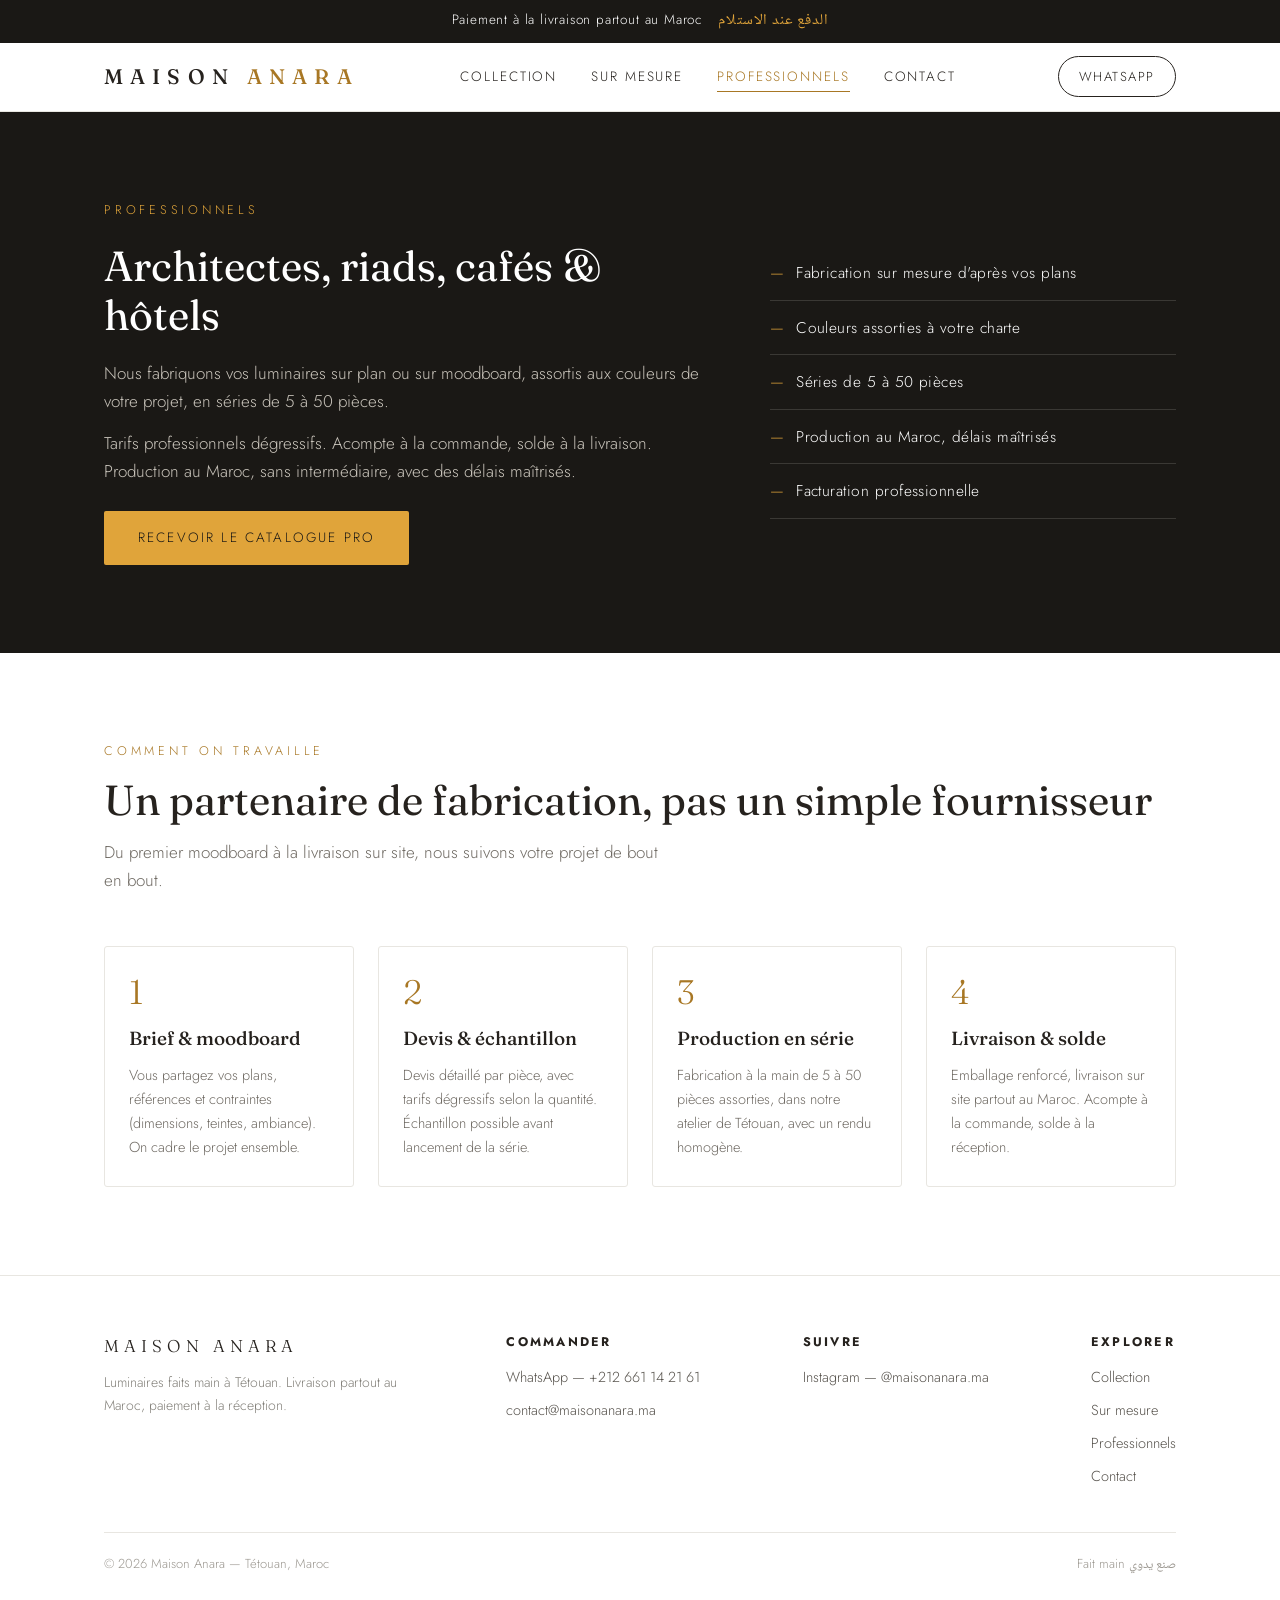
<file: professionnels.html>
<!DOCTYPE html>
<html lang="fr">
<head>
<meta charset="UTF-8">
<meta name="viewport" content="width=device-width, initial-scale=1.0">
<title>Professionnels — Maison Anara</title>
<meta name="description" content="Maison Anara pour les architectes d'intérieur, riads, cafés et hôtels : luminaires sur mesure en séries assorties, tarifs professionnels dégressifs.">
<link rel="preconnect" href="https://fonts.googleapis.com">
<link rel="preconnect" href="https://fonts.gstatic.com" crossorigin>
<link href="https://fonts.googleapis.com/css2?family=Fraunces:opsz,wght@9..144,300;9..144,400;9..144,500;9..144,600&family=Jost:wght@300;400;500&family=Noto+Naskh+Arabic:wght@400;500&display=swap" rel="stylesheet">
<link rel="stylesheet" href="style.css">
</head>
<body>

<div class="annonce">Paiement à la livraison partout au Maroc <span class="ar">الدفع عند الاستلام</span></div>

<nav>
  <div class="wrap nav-in">
    <a href="index.html" class="marque">Maison <em>Anara</em></a>
    <button class="burger" aria-label="Ouvrir le menu" aria-expanded="false">☰</button>
    <div class="liens" id="menu">
      <a href="collection.html">Collection</a>
      <a href="sur-mesure.html">Sur mesure</a>
      <a href="professionnels.html" class="actif">Professionnels</a>
      <a href="contact.html">Contact</a>
    </div>
    <a class="wa-pill" href="https://wa.me/212661142161?text=Bonjour%20Maison%20Anara%2C%20j%27aimerais%20en%20savoir%20plus%20sur%20vos%20luminaires." target="_blank" rel="noopener">WhatsApp</a>
  </div>
</nav>

<section class="pro">
  <div class="wrap pro-in">
    <div>
      <div class="eyebrow">Professionnels</div>
      <h2 style="margin-bottom:20px">Architectes, riads, cafés &amp; hôtels</h2>
      <p>Nous fabriquons vos luminaires sur plan ou sur moodboard, assortis aux couleurs de votre projet, en séries de 5 à 50 pièces.</p>
      <p>Tarifs professionnels dégressifs. Acompte à la commande, solde à la livraison. Production au Maroc, sans intermédiaire, avec des délais maîtrisés.</p>
      <a class="btn btn-or" href="https://wa.me/212661142161?text=Bonjour%20Maison%20Anara%2C%20je%20suis%20un%20professionnel%20et%20j%27aimerais%20recevoir%20votre%20catalogue." target="_blank" rel="noopener" style="margin-top:12px">Recevoir le catalogue pro</a>
    </div>
    <ul class="pro-liste">
      <li>Fabrication sur mesure d'après vos plans</li>
      <li>Couleurs assorties à votre charte</li>
      <li>Séries de 5 à 50 pièces</li>
      <li>Production au Maroc, délais maîtrisés</li>
      <li>Facturation professionnelle</li>
    </ul>
  </div>
</section>

<section>
  <div class="wrap">
    <div class="sec-tete">
      <div class="eyebrow">Comment on travaille</div>
      <h2>Un partenaire de fabrication, pas un simple fournisseur</h2>
      <p>Du premier moodboard à la livraison sur site, nous suivons votre projet de bout en bout.</p>
    </div>
    <div class="etapes">
      <div class="etape">
        <div class="num">1</div>
        <h3>Brief &amp; moodboard</h3>
        <p>Vous partagez vos plans, références et contraintes (dimensions, teintes, ambiance). On cadre le projet ensemble.</p>
      </div>
      <div class="etape">
        <div class="num">2</div>
        <h3>Devis &amp; échantillon</h3>
        <p>Devis détaillé par pièce, avec tarifs dégressifs selon la quantité. Échantillon possible avant lancement de la série.</p>
      </div>
      <div class="etape">
        <div class="num">3</div>
        <h3>Production en série</h3>
        <p>Fabrication à la main de 5 à 50 pièces assorties, dans notre atelier de Tétouan, avec un rendu homogène.</p>
      </div>
      <div class="etape">
        <div class="num">4</div>
        <h3>Livraison &amp; solde</h3>
        <p>Emballage renforcé, livraison sur site partout au Maroc. Acompte à la commande, solde à la réception.</p>
      </div>
    </div>
  </div>
</section>

<footer>
  <div class="wrap">
    <div class="foot-in">
      <div>
        <div class="foot-marque">Maison Anara</div>
        <p>Luminaires faits main à Tétouan. Livraison partout au Maroc, paiement à la réception.</p>
      </div>
      <div class="foot-col">
        <b>Commander</b>
        <a href="https://wa.me/212661142161" target="_blank" rel="noopener">WhatsApp — +212 661 14 21 61</a>
        <a href="mailto:contact@maisonanara.ma">contact@maisonanara.ma</a>
      </div>
      <div class="foot-col">
        <b>Suivre</b>
        <a href="https://instagram.com/maisonanara.ma" target="_blank" rel="noopener">Instagram — @maisonanara.ma</a>
      </div>
      <div class="foot-col">
        <b>Explorer</b>
        <a href="collection.html">Collection</a>
        <a href="sur-mesure.html">Sur mesure</a>
        <a href="professionnels.html">Professionnels</a>
        <a href="contact.html">Contact</a>
      </div>
    </div>
    <div class="mentions">
      <span>© <span id="annee"></span> Maison Anara — Tétouan, Maroc</span>
      <span>Fait main <span style="font-family:var(--arabe)">صنع يدوي</span></span>
    </div>
  </div>
</footer>

<script src="script.js"></script>
<script src="vendor/supabase.js"></script>
<script type="module" src="app.js"></script>
</body>
</html>
</file>
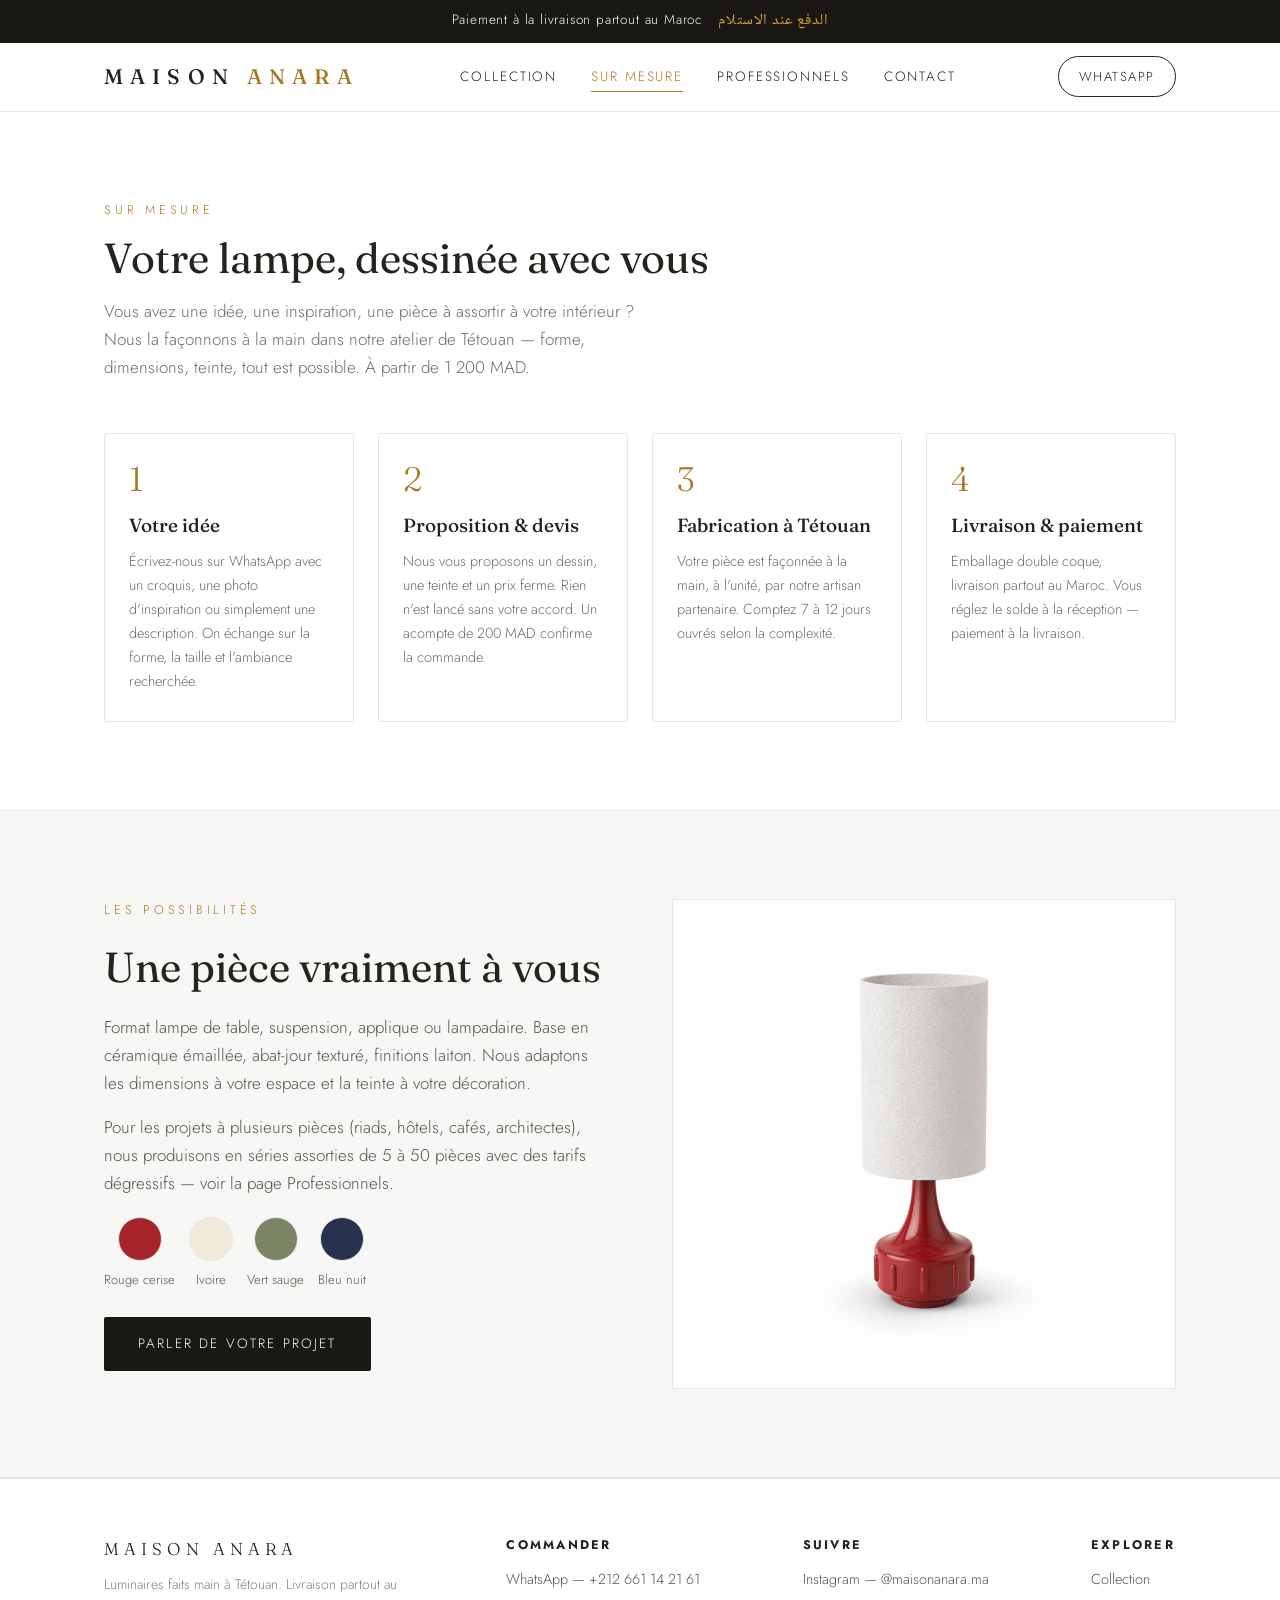
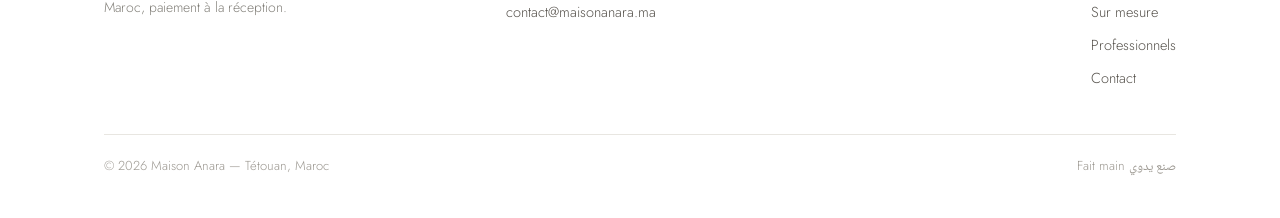
<file: sur-mesure.html>
<!DOCTYPE html>
<html lang="fr">
<head>
<meta charset="UTF-8">
<meta name="viewport" content="width=device-width, initial-scale=1.0">
<title>Sur mesure — Maison Anara</title>
<meta name="description" content="Votre luminaire sur mesure, dessiné avec vous et fabriqué à la main à Tétouan. À partir de 1 200 MAD, paiement à la livraison.">
<link rel="preconnect" href="https://fonts.googleapis.com">
<link rel="preconnect" href="https://fonts.gstatic.com" crossorigin>
<link href="https://fonts.googleapis.com/css2?family=Fraunces:opsz,wght@9..144,300;9..144,400;9..144,500;9..144,600&family=Jost:wght@300;400;500&family=Noto+Naskh+Arabic:wght@400;500&display=swap" rel="stylesheet">
<link rel="stylesheet" href="style.css">
</head>
<body>

<div class="annonce">Paiement à la livraison partout au Maroc <span class="ar">الدفع عند الاستلام</span></div>

<nav>
  <div class="wrap nav-in">
    <a href="index.html" class="marque">Maison <em>Anara</em></a>
    <button class="burger" aria-label="Ouvrir le menu" aria-expanded="false">☰</button>
    <div class="liens" id="menu">
      <a href="collection.html">Collection</a>
      <a href="sur-mesure.html" class="actif">Sur mesure</a>
      <a href="professionnels.html">Professionnels</a>
      <a href="contact.html">Contact</a>
    </div>
    <a class="wa-pill" href="https://wa.me/212661142161?text=Bonjour%20Maison%20Anara%2C%20j%27aimerais%20en%20savoir%20plus%20sur%20vos%20luminaires." target="_blank" rel="noopener">WhatsApp</a>
  </div>
</nav>

<section>
  <div class="wrap">
    <div class="sec-tete">
      <div class="eyebrow">Sur mesure</div>
      <h2>Votre lampe, dessinée avec vous</h2>
      <p>Vous avez une idée, une inspiration, une pièce à assortir à votre intérieur ? Nous la façonnons à la main dans notre atelier de Tétouan — forme, dimensions, teinte, tout est possible. À partir de 1 200 MAD.</p>
    </div>

    <div class="etapes">
      <div class="etape">
        <div class="num">1</div>
        <h3>Votre idée</h3>
        <p>Écrivez-nous sur WhatsApp avec un croquis, une photo d'inspiration ou simplement une description. On échange sur la forme, la taille et l'ambiance recherchée.</p>
      </div>
      <div class="etape">
        <div class="num">2</div>
        <h3>Proposition & devis</h3>
        <p>Nous vous proposons un dessin, une teinte et un prix ferme. Rien n'est lancé sans votre accord. Un acompte de 200 MAD confirme la commande.</p>
      </div>
      <div class="etape">
        <div class="num">3</div>
        <h3>Fabrication à Tétouan</h3>
        <p>Votre pièce est façonnée à la main, à l'unité, par notre artisan partenaire. Comptez 7 à 12 jours ouvrés selon la complexité.</p>
      </div>
      <div class="etape">
        <div class="num">4</div>
        <h3>Livraison & paiement</h3>
        <p>Emballage double coque, livraison partout au Maroc. Vous réglez le solde à la réception — paiement à la livraison.</p>
      </div>
    </div>
  </div>
</section>

<section class="histoire">
  <div class="wrap histoire-in">
    <div>
      <div class="eyebrow">Les possibilités</div>
      <h2 style="margin-bottom:22px">Une pièce vraiment à vous</h2>
      <p>Format lampe de table, suspension, applique ou lampadaire. Base en céramique émaillée, abat-jour texturé, finitions laiton. Nous adaptons les dimensions à votre espace et la teinte à votre décoration.</p>
      <p>Pour les projets à plusieurs pièces (riads, hôtels, cafés, architectes), nous produisons en séries assorties de 5 à 50 pièces avec des tarifs dégressifs — voir la page Professionnels.</p>
      <div class="teintes-apercu">
        <div class="pastille"><span class="rond" style="background:#A6242A"></span>Rouge cerise</div>
        <div class="pastille"><span class="rond" style="background:#F1E9DA"></span>Ivoire</div>
        <div class="pastille"><span class="rond" style="background:#7B8464"></span>Vert sauge</div>
        <div class="pastille"><span class="rond" style="background:#28324E"></span>Bleu nuit</div>
      </div>
      <p style="margin-top:26px"><a href="https://wa.me/212661142161?text=Bonjour%20Maison%20Anara%2C%20j%27aimerais%20une%20lampe%20sur%20mesure." target="_blank" rel="noopener" class="btn">Parler de votre projet</a></p>
    </div>
    <div class="histoire-visu">
      <img src="images/lampe-selma.jpg" alt="Lampe faite main Maison Anara" width="300" height="400">
    </div>
  </div>
</section>

<footer>
  <div class="wrap">
    <div class="foot-in">
      <div>
        <div class="foot-marque">Maison Anara</div>
        <p>Luminaires faits main à Tétouan. Livraison partout au Maroc, paiement à la réception.</p>
      </div>
      <div class="foot-col">
        <b>Commander</b>
        <a href="https://wa.me/212661142161" target="_blank" rel="noopener">WhatsApp — +212 661 14 21 61</a>
        <a href="mailto:contact@maisonanara.ma">contact@maisonanara.ma</a>
      </div>
      <div class="foot-col">
        <b>Suivre</b>
        <a href="https://instagram.com/maisonanara.ma" target="_blank" rel="noopener">Instagram — @maisonanara.ma</a>
      </div>
      <div class="foot-col">
        <b>Explorer</b>
        <a href="collection.html">Collection</a>
        <a href="sur-mesure.html">Sur mesure</a>
        <a href="professionnels.html">Professionnels</a>
        <a href="contact.html">Contact</a>
      </div>
    </div>
    <div class="mentions">
      <span>© <span id="annee"></span> Maison Anara — Tétouan, Maroc</span>
      <span>Fait main <span style="font-family:var(--arabe)">صنع يدوي</span></span>
    </div>
  </div>
</footer>

<script src="script.js"></script>
<script src="vendor/supabase.js"></script>
<script type="module" src="app.js"></script>
</body>
</html>
</file>
<file: style.css>
/* ===================================================================
   MAISON ANARA — feuille de style partagée (toutes les pages)
   Design verrouillé : fond blanc, Fraunces / Jost, accent or.
   =================================================================== */
:root{
  --ivoire:#FFFFFF;
  --ivoire-2:#F7F7F5;
  --nuit:#1A1815;
  --encre:#26221E;
  --or:#A87724;
  --or-vif:#E0A43A;
  --rouge:#A6242A;
  --ligne:#E8E6E1;
  --serif:'Fraunces', Georgia, serif;
  --sans:'Jost', 'Helvetica Neue', sans-serif;
  --arabe:'Noto Naskh Arabic', serif;
}
*{margin:0;padding:0;box-sizing:border-box}
html{scroll-behavior:smooth}
body{background:var(--ivoire);color:var(--encre);font-family:var(--sans);font-weight:300;font-size:17px;line-height:1.65;-webkit-font-smoothing:antialiased}
img{max-width:100%;display:block}
a{color:inherit;text-decoration:none}
.wrap{max-width:1120px;margin:0 auto;padding:0 24px}

/* ---- annonce ---- */
.annonce{background:var(--nuit);color:var(--ivoire);text-align:center;font-size:13.5px;letter-spacing:.06em;padding:9px 16px}
.annonce .ar{font-family:var(--arabe);font-size:15px;margin-inline-start:10px;color:var(--or-vif)}

/* ---- nav ---- */
nav{border-bottom:1px solid var(--ligne);background:var(--ivoire);position:sticky;top:0;z-index:50}
.nav-in{display:flex;align-items:center;justify-content:space-between;height:68px;position:relative}
.marque{font-family:var(--serif);font-weight:500;font-size:21px;letter-spacing:.34em;text-transform:uppercase}
.marque em{font-style:normal;color:var(--or)}
.liens{display:flex;gap:34px;font-size:13.5px;letter-spacing:.14em;text-transform:uppercase}
.liens a{position:relative;padding:4px 0}
.liens a::after{content:'';position:absolute;left:0;bottom:0;width:0;height:1px;background:var(--or);transition:width .25s}
.liens a:hover::after,.liens a.actif::after{width:100%}
.liens a.actif{color:var(--or)}
.wa-pill{border:1px solid var(--encre);border-radius:99px;padding:9px 20px;font-size:13px;letter-spacing:.12em;text-transform:uppercase;transition:.25s;white-space:nowrap}
.wa-pill:hover{background:var(--nuit);color:var(--ivoire)}
.burger{display:none;background:none;border:none;font-size:24px;color:var(--encre);cursor:pointer;line-height:1;padding:6px}

/* ---- boutons ---- */
.btn{display:inline-block;background:var(--nuit);color:var(--ivoire);padding:16px 34px;font-size:13.5px;letter-spacing:.16em;text-transform:uppercase;border-radius:2px;transition:.3s}
.btn:hover{background:var(--or)}
.btn-or{background:var(--or-vif);color:var(--nuit)}
.btn-or:hover{background:var(--ivoire)}

/* ---- hero ---- */
.hero{position:relative;overflow:hidden}
.hero-in{display:grid;grid-template-columns:1.05fr .95fr;gap:40px;align-items:center;min-height:560px;padding:56px 0}
.eyebrow{font-size:12.5px;letter-spacing:.3em;text-transform:uppercase;color:var(--or);margin-bottom:22px}
.hero h1{font-family:var(--serif);font-weight:400;font-size:clamp(42px,6vw,68px);line-height:1.06;letter-spacing:-.01em;margin-bottom:24px}
.hero h1 .souligne{font-style:italic;font-weight:300}
.hero-sub{max-width:420px;font-size:17.5px;color:#6f6a63;margin-bottom:36px}
.cta-row{display:flex;align-items:center;gap:28px;flex-wrap:wrap}
.hero-visu{position:relative;display:flex;justify-content:center}
.hero-visu img{width:min(400px,82%);filter:drop-shadow(0 30px 50px rgba(43,33,26,.18))}

/* ---- réassurance ---- */
.rassure{border-top:1px solid var(--ligne);border-bottom:1px solid var(--ligne);background:var(--ivoire-2)}
.rassure-in{display:grid;grid-template-columns:repeat(3,1fr);gap:20px;padding:26px 0;text-align:center}
.rassure b{display:block;font-weight:500;font-size:14px;letter-spacing:.12em;text-transform:uppercase;margin-bottom:3px}
.rassure span{font-size:14px;color:#75706a}
.rassure .ar{font-family:var(--arabe);font-size:15px;color:var(--or)}

/* ---- sections ---- */
section{padding:88px 0}
.sec-tete{margin-bottom:52px}
.sec-tete .eyebrow{margin-bottom:14px}
h2{font-family:var(--serif);font-weight:400;font-size:clamp(30px,4vw,42px);line-height:1.15}
.sec-tete p{color:#6f6a63;margin-top:14px;max-width:560px}
.centrer-lien{text-align:center;margin-top:48px}

/* ---- collection : cartes alignées, images centrées ---- */
.grille{display:grid;grid-template-columns:repeat(3,1fr);gap:28px;align-items:stretch}
.carte{background:#fff;border:1px solid var(--ligne);border-radius:3px;overflow:hidden;transition:transform .35s, box-shadow .35s;display:flex;flex-direction:column;height:100%}
.carte:hover{transform:translateY(-5px);box-shadow:0 24px 44px rgba(43,33,26,.1)}
/* zone image : hauteur FIXE identique pour toutes les cartes, image centrée H+V, même marge autour */
.carte-img{background:#fff;padding:30px;display:flex;align-items:center;justify-content:center;height:320px;overflow:hidden}
.carte-img img{max-width:100%;max-height:100%;width:auto;height:auto;object-fit:contain;transition:transform .45s}
.carte:hover .carte-img img{transform:scale(1.04)}
/* zone texte : flex colonne, la CTA est poussée en bas -> boutons alignés */
.carte-txt{padding:22px 24px 26px;border-top:1px solid var(--ligne);display:flex;flex-direction:column;flex:1}
.carte-txt h3{font-family:var(--serif);font-weight:500;font-size:21px;margin-bottom:4px}
.carte-txt .type{font-size:13px;letter-spacing:.14em;text-transform:uppercase;color:#8f8a82;margin-bottom:12px}
.carte-txt .prix{font-size:18px;font-weight:400}
.carte-txt .prix small{font-size:13px;color:#8f8a82;display:block;margin-top:2px}
.carte-cta{margin-top:auto;padding-top:16px;font-size:13px;letter-spacing:.14em;text-transform:uppercase;color:var(--or);display:inline-flex;align-items:center;gap:8px}
.carte-cta::after{content:'→';transition:transform .25s}
.carte:hover .carte-cta::after{transform:translateX(5px)}
/* carte "sur mesure" : même hauteur que les cartes produits */
.carte.mesure{border:1.5px dashed #cfccc5;background:transparent;align-items:center;justify-content:center;text-align:center;padding:40px 28px}
.carte.mesure .gros-plus{font-family:var(--serif);font-size:54px;color:var(--or);line-height:1;margin-bottom:16px}
.carte.mesure h3{font-family:var(--serif);font-size:22px;font-weight:500;margin-bottom:10px}
.carte.mesure p{font-size:15px;color:#75706a;margin-bottom:18px}

/* ---- histoire ---- */
.histoire{background:var(--ivoire-2);border-top:1px solid var(--ligne);border-bottom:1px solid var(--ligne)}
.histoire-in{display:grid;grid-template-columns:1fr 1fr;gap:64px;align-items:center}
.histoire .ar-grand{font-family:var(--arabe);font-size:30px;color:var(--or);margin-bottom:18px}
.histoire p{margin-bottom:16px;color:#57534d}
.signature{font-family:var(--serif);font-style:italic;font-size:19px;color:var(--nuit)}
.histoire-visu{background:#fff;border:1px solid var(--ligne);padding:44px;display:flex;justify-content:center;align-items:center}
.histoire-visu img{width:min(300px,100%)}

/* ---- pro (fond sombre) ---- */
.pro{background:var(--nuit);color:var(--ivoire)}
.pro .eyebrow{color:var(--or-vif)}
.pro-in{display:grid;grid-template-columns:1.2fr .8fr;gap:56px;align-items:center}
.pro p{color:#c9c4bb;margin-bottom:14px}
.pro-liste{list-style:none}
.pro-liste li{padding:14px 0;border-bottom:1px solid rgba(251,246,237,.14);font-size:15.5px;letter-spacing:.03em}
.pro-liste li::before{content:'—';color:var(--or-vif);margin-right:12px}

/* ---- étapes (sur mesure) ---- */
.etapes{display:grid;grid-template-columns:repeat(4,1fr);gap:24px;margin-top:8px}
.etape{border:1px solid var(--ligne);border-radius:3px;padding:28px 24px;background:#fff}
.etape .num{font-family:var(--serif);font-size:34px;color:var(--or);line-height:1;margin-bottom:14px}
.etape h3{font-family:var(--serif);font-weight:500;font-size:19px;margin-bottom:8px}
.etape p{font-size:14.5px;color:#6f6a63}

/* ---- teintes (aperçu) ---- */
.teintes-apercu{display:flex;gap:14px;flex-wrap:wrap;margin-top:20px}
.teintes-apercu .pastille{display:flex;flex-direction:column;align-items:center;gap:8px;font-size:13px;color:#57534d}
.teintes-apercu .rond{width:44px;height:44px;border-radius:50%;border:1px solid var(--ligne)}

/* ---- contact ---- */
.contact-grille{display:grid;grid-template-columns:1fr 1fr;gap:56px;align-items:start}
.contact-liste{list-style:none}
.contact-liste li{padding:22px 0;border-bottom:1px solid var(--ligne)}
.contact-liste .lab{font-size:12.5px;letter-spacing:.18em;text-transform:uppercase;color:#8f8a82;margin-bottom:6px}
.contact-liste .val{font-size:18px}
.contact-liste .val a:hover{color:var(--or)}
.contact-carte{background:var(--ivoire-2);border:1px solid var(--ligne);border-radius:3px;padding:34px}
.contact-carte h3{font-family:var(--serif);font-weight:500;font-size:24px;margin-bottom:12px}
.contact-carte p{color:#57534d;margin-bottom:22px;font-size:15.5px}

/* ---- page produit ---- */
.retour{font-size:13.5px;letter-spacing:.12em;text-transform:uppercase}
.retour::before{content:'←';margin-right:8px}
.produit{display:grid;grid-template-columns:1.05fr .95fr;gap:60px;padding:56px 0 80px}
.galerie{position:sticky;top:100px;align-self:start}
.visu{background:#fff;border:1px solid var(--ligne);border-radius:3px;padding:48px;display:flex;justify-content:center;align-items:center;aspect-ratio:1/1}
.visu img{max-width:100%;max-height:100%;width:auto;object-fit:contain}
.fiche .type{font-size:13px;letter-spacing:.2em;text-transform:uppercase;color:#8f8a82;margin-bottom:10px}
.fiche h1{font-family:var(--serif);font-weight:400;font-size:clamp(36px,4.5vw,50px);line-height:1.08;margin-bottom:14px}
.fiche .prix{font-size:26px;font-weight:400;margin-bottom:4px}
.prix-paire{font-size:14.5px;color:var(--or);margin-bottom:26px}
.desc{color:#57534d;margin-bottom:30px;max-width:440px}
.bloc{margin-bottom:26px}
.bloc-titre{font-size:12.5px;letter-spacing:.2em;text-transform:uppercase;color:#8f8a82;margin-bottom:12px}
.teintes{display:flex;gap:12px}
.teinte{width:40px;height:40px;border-radius:50%;border:1px solid var(--ligne);cursor:pointer;position:relative;transition:transform .2s}
.teinte:hover{transform:scale(1.1)}
.teinte.actif{outline:2px solid var(--or);outline-offset:3px}
.teinte-nom{font-size:14px;color:#57534d;margin-top:10px}
.specs{list-style:none;border-top:1px solid var(--ligne)}
.specs li{display:flex;justify-content:space-between;gap:20px;padding:12px 0;border-bottom:1px solid var(--ligne);font-size:15px}
.specs li span:first-child{color:#8f8a82}
.cod-note{background:var(--ivoire-2);border:1px solid var(--ligne);border-radius:3px;padding:16px 20px;font-size:14.5px;color:#57534d;margin-bottom:28px;display:flex;gap:14px;align-items:flex-start}
.cod-note .ar{font-family:var(--arabe);color:var(--or);white-space:nowrap;font-size:16px}
.btn-wa{display:flex;align-items:center;justify-content:center;gap:12px;width:100%;background:var(--nuit);color:var(--ivoire);padding:19px;font-size:14px;letter-spacing:.16em;text-transform:uppercase;border-radius:2px;transition:.3s;border:none;cursor:pointer;font-family:var(--sans)}
.btn-wa:hover{background:var(--or)}
.btn-wa svg{width:20px;height:20px;fill:currentColor}
.note-btn{text-align:center;font-size:13.5px;color:#8f8a82;margin-top:12px}
.faq{border-top:1px solid var(--ligne);padding:64px 0 88px}
.faq h2{font-family:var(--serif);font-weight:400;font-size:30px;margin-bottom:30px}
details{border-bottom:1px solid var(--ligne)}
summary{cursor:pointer;padding:18px 0;font-size:16.5px;font-weight:400;list-style:none;display:flex;justify-content:space-between;align-items:center;gap:20px}
summary::-webkit-details-marker{display:none}
summary::after{content:'+';font-family:var(--serif);font-size:24px;color:var(--or);transition:transform .25s;flex-shrink:0}
details[open] summary::after{transform:rotate(45deg)}
details p{padding:0 0 20px;color:#57534d;max-width:640px;font-size:15.5px}

/* ---- commande directe WhatsApp (secondaire) ---- */
.lien-wa{display:flex;align-items:center;justify-content:center;gap:10px;width:100%;background:none;border:1px solid var(--ligne);color:var(--encre);padding:14px;margin-top:12px;font-size:13px;letter-spacing:.1em;text-transform:uppercase;border-radius:2px;cursor:pointer;font-family:var(--sans);transition:.25s}
.lien-wa:hover{border-color:var(--encre)}
.lien-wa svg{width:18px;height:18px;fill:currentColor}

/* ---- modale / checkout COD ---- */
.modal-fond{position:fixed;inset:0;background:rgba(26,24,21,.55);display:flex;align-items:center;justify-content:center;padding:20px;z-index:200;opacity:0;pointer-events:none;transition:opacity .25s}
.modal-fond.ouvert{opacity:1;pointer-events:auto}
.modal-boite{background:var(--ivoire);border-radius:4px;max-width:460px;width:100%;max-height:92vh;overflow:auto;padding:34px 30px;position:relative}
.modal-x{position:absolute;top:14px;right:16px;background:none;border:none;font-size:26px;line-height:1;color:#8f8a82;cursor:pointer}
.modal-boite h3{font-family:var(--serif);font-weight:500;font-size:24px;margin-bottom:6px}
.modal-sub{color:#75706a;font-size:14px;margin-bottom:22px}
.champ{margin-bottom:15px}
.champ label{display:block;font-size:12px;letter-spacing:.1em;text-transform:uppercase;color:#8f8a82;margin-bottom:6px}
.champ input,.champ select{width:100%;padding:12px 14px;border:1px solid var(--ligne);border-radius:3px;font-family:var(--sans);font-size:16px;background:#fff;color:var(--encre)}
.champ input:focus,.champ select:focus{outline:none;border-color:var(--or)}
.recap-total{display:flex;justify-content:space-between;align-items:center;padding:16px 0;border-top:1px solid var(--ligne);margin:6px 0 18px;font-size:15px}
.recap-total b{font-size:20px}
.form-err{color:var(--rouge);font-size:14px;margin-top:10px}
.checkout-ok{text-align:center;padding:6px 0}
.checkout-ok .coche{width:56px;height:56px;border-radius:50%;background:#eef6ee;color:#2e7d32;display:flex;align-items:center;justify-content:center;font-size:30px;margin:0 auto 18px}
.checkout-ok p{color:#57534d;font-size:15px;margin-bottom:22px}

/* ---- footer ---- */
footer{padding:56px 0 40px;border-top:1px solid var(--ligne)}
.foot-in{display:flex;justify-content:space-between;gap:32px;flex-wrap:wrap;align-items:flex-start}
.foot-marque{font-family:var(--serif);letter-spacing:.3em;text-transform:uppercase;font-size:17px;margin-bottom:10px}
.foot-in p{font-size:14px;color:#83807a;max-width:300px}
.foot-col{font-size:14.5px;display:flex;flex-direction:column;gap:9px;color:#57534d}
.foot-col a:hover{color:var(--or)}
.foot-col b{font-size:12.5px;letter-spacing:.18em;text-transform:uppercase;color:var(--encre);margin-bottom:3px}
.mentions{margin-top:44px;padding-top:20px;border-top:1px solid var(--ligne);font-size:13px;color:#9c9891;display:flex;justify-content:space-between;flex-wrap:wrap;gap:10px}

/* ---- responsive ---- */
@media (max-width:920px){
  .burger{display:block;order:3}
  .liens{position:absolute;top:100%;left:-24px;right:-24px;background:var(--ivoire);border-bottom:1px solid var(--ligne);box-shadow:0 18px 30px rgba(43,33,26,.08);flex-direction:column;gap:0;padding:6px 0;display:none}
  .liens.open{display:flex}
  .liens a{padding:15px 24px}
  .liens a::after{display:none}
  .wa-pill{display:none}
  .hero-in{grid-template-columns:1fr;min-height:auto;padding:44px 0 60px;text-align:center}
  .hero-sub{margin-inline:auto}
  .cta-row{justify-content:center}
  .hero-visu{margin-top:22px}
  .rassure-in{grid-template-columns:1fr;gap:16px}
  .grille{grid-template-columns:1fr}
  .histoire-in,.pro-in,.contact-grille{grid-template-columns:1fr;gap:36px}
  .etapes{grid-template-columns:1fr 1fr;gap:16px}
  .produit{grid-template-columns:1fr;gap:36px;padding:32px 0 60px}
  .galerie{position:static}
}
@media (max-width:520px){
  .etapes{grid-template-columns:1fr}
}
@media (prefers-reduced-motion:reduce){
  *{transition:none!important;animation:none!important}
}
a:focus-visible,button:focus-visible,.teinte:focus-visible{outline:2px solid var(--or);outline-offset:3px}
</file>
